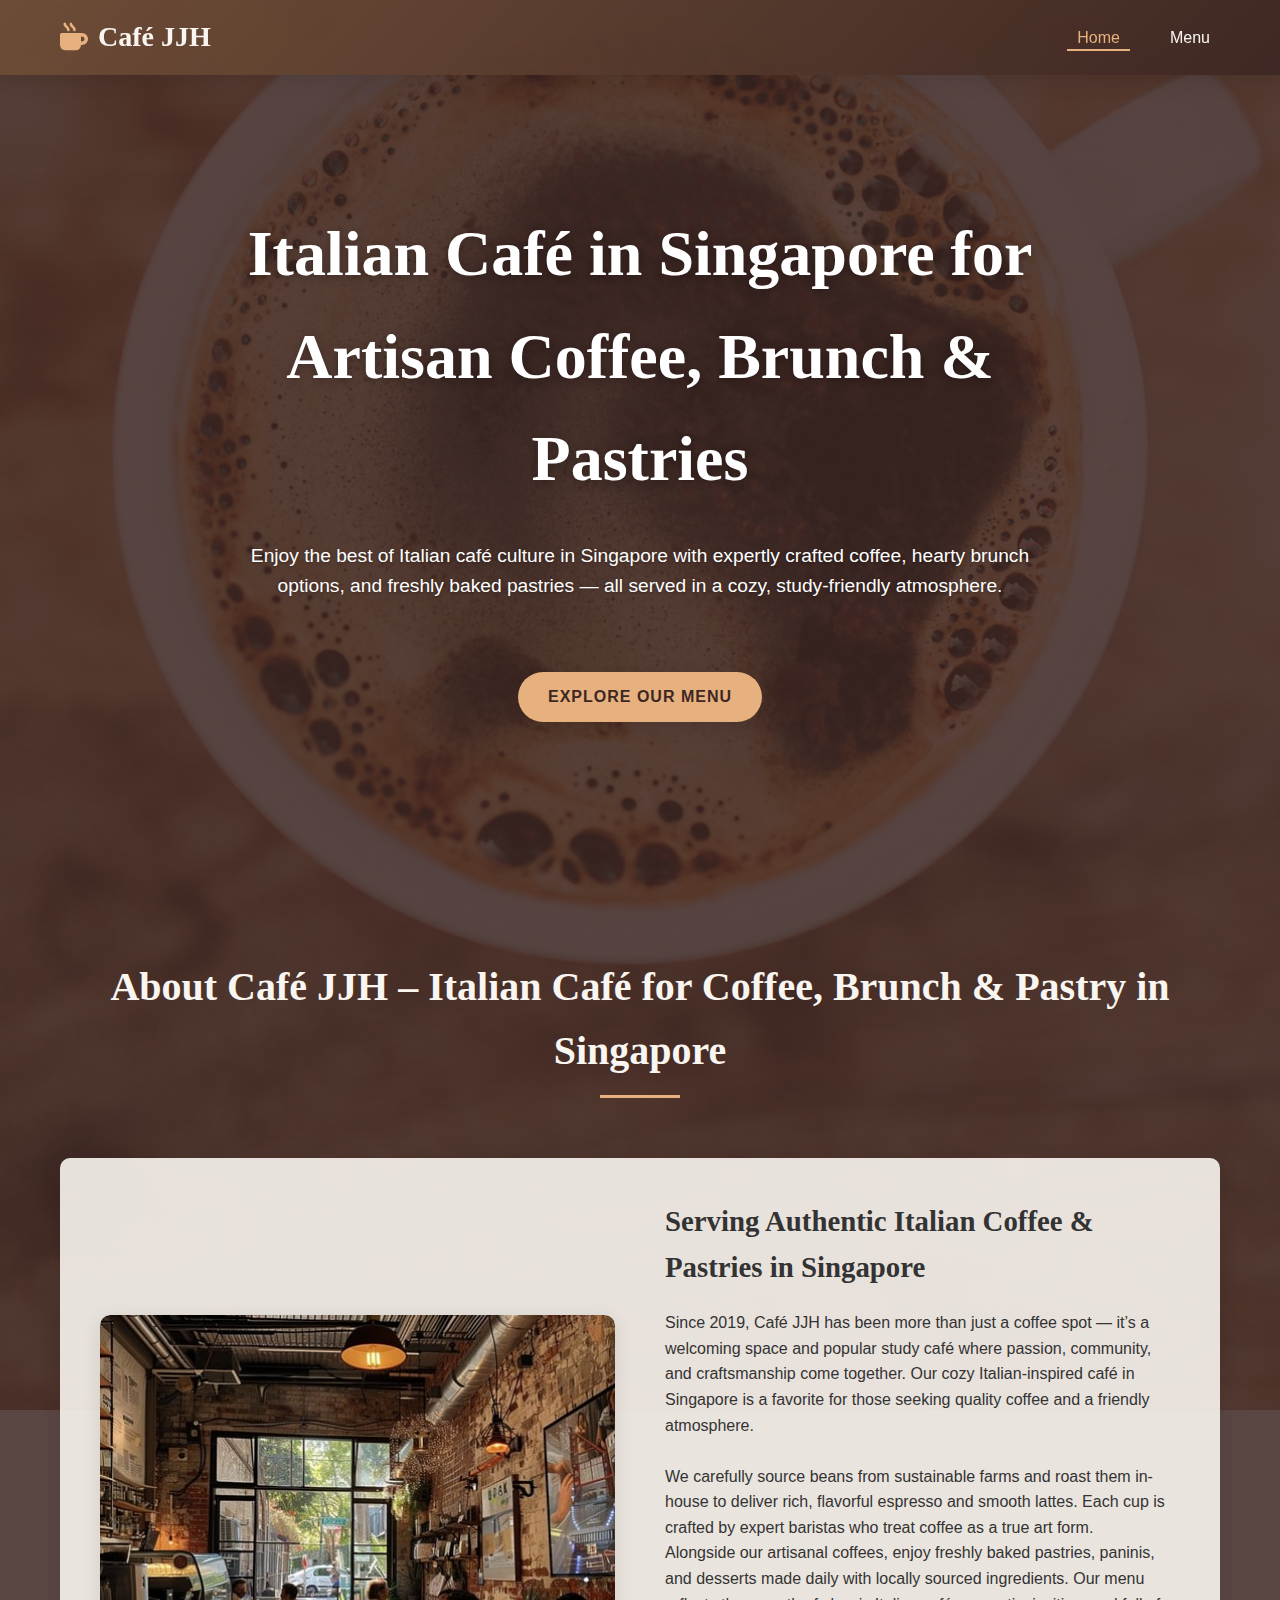
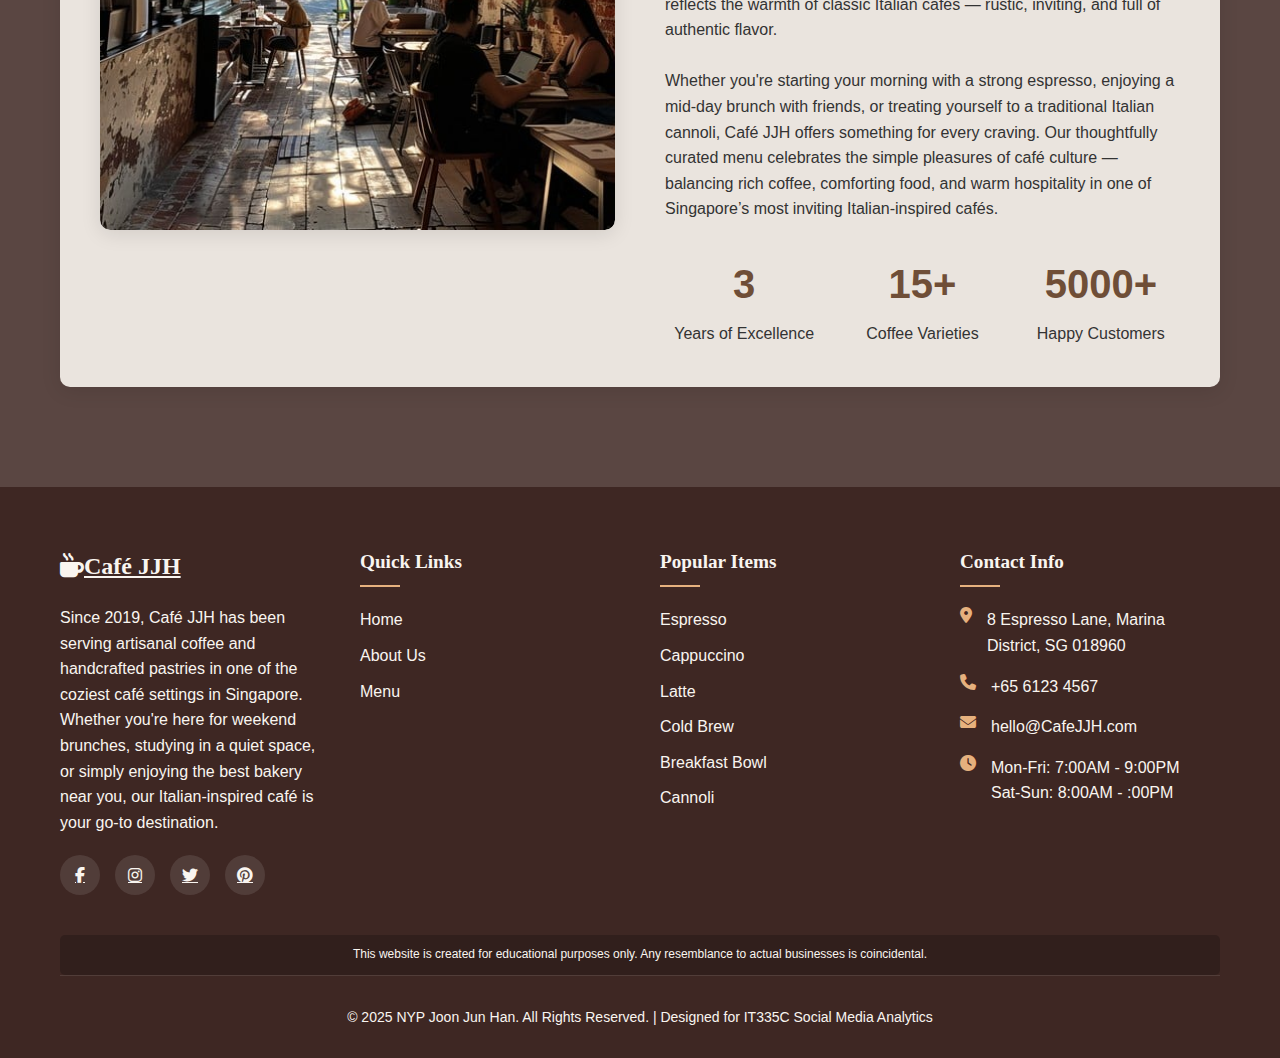
<file: index.html>
<!DOCTYPE html>
<html lang="en">
    <head>
        <meta charset="UTF-8" />
        <meta name="viewport" content="width=device-width, initial-scale=1.0" />
        <meta
            name="description"
            content="Café JJH – Italian café in Singapore offering artisanal coffee, freshly baked pastries, and hearty brunch options in a cozy, study-friendly atmosphere."
        />
        <meta
            name="keywords"
            content="Italian café Singapore, brunch Singapore, breakfast, pastries, study café, cappuccino, espresso, latte"
        />
        <meta name="author" content="Café JJH" />

        <title>
            Café JJH | Italian Café in Singapore for Coffee, Brunch & Pastry
        </title>
        <link
            rel="stylesheet"
            href="https://cdnjs.cloudflare.com/ajax/libs/font-awesome/6.4.0/css/all.min.css"
        />
        <link rel="stylesheet" href="style.css" />
        <link rel="icon" href="favicon.ico" type="image/x-icon" />
    </head>
    <body>
        <!-- Header -->
        <header>
            <div class="container">
                <div class="header-content">
                    <a href="index.html" class="logo"
                        ><i class="fas fa-mug-hot"></i>Café JJH</a
                    >
                    <nav>
                        <ul>
                            <li>
                                <a href="index.html" class="active">Home</a>
                            </li>
                            <li><a href="menu.html">Menu</a></li>
                        </ul>
                    </nav>
                </div>
            </div>
        </header>

        <!-- Hero Section -->
        <section class="hero">
            <div class="hero-content">
                <h1>
                    Italian Café in Singapore for Artisan Coffee, Brunch &
                    Pastries
                </h1>
                <p>
                    Enjoy the best of Italian café culture in Singapore with
                    expertly crafted coffee, hearty brunch options, and freshly
                    baked pastries — all served in a cozy, study-friendly
                    atmosphere.
                </p>
                <div class="hero-btns">
                    <a href="menu.html" class="btn">Explore Our Menu</a>
                </div>
            </div>
        </section>

        <!-- About Section -->
        <section id="about" class="section">
            <div class="container">
                <div class="section-title">
                    <h2>
                        About Café JJH – Italian Café for Coffee, Brunch &
                        Pastry in Singapore
                    </h2>
                </div>
                <div class="about-content">
                    <div class="about-img">
                        <img
                            src="./assets/cafe-jjh-study-cafe-singapore.jpg"
                            alt="Cozy Italian restaurant café in Singapore with people enjoying brunch and coffee"
                        />
                    </div>
                    <div class="about-text">
                        <h3>
                            Serving Authentic Italian Coffee & Pastries in
                            Singapore
                        </h3>
                        <p>
                            Since 2019, Café JJH has been more than just a
                            coffee spot — it’s a welcoming space and popular
                            study café where passion, community, and
                            craftsmanship come together. Our cozy
                            Italian-inspired café in Singapore is a favorite for
                            those seeking quality coffee and a friendly
                            atmosphere.
                        </p>
                        <br />
                        <p>
                            We carefully source beans from sustainable farms and
                            roast them in-house to deliver rich, flavorful
                            espresso and smooth lattes. Each cup is crafted by
                            expert baristas who treat coffee as a true art form.
                        </p>
                        <p>
                            Alongside our artisanal coffees, enjoy freshly baked
                            pastries, paninis, and desserts made daily with
                            locally sourced ingredients. Our menu reflects the
                            warmth of classic Italian cafés — rustic, inviting,
                            and full of authentic flavor.
                        </p>
                        <br />
                        <p>
                            Whether you're starting your morning with a strong
                            espresso, enjoying a mid-day brunch with friends, or
                            treating yourself to a traditional Italian cannoli,
                            Café JJH offers something for every craving. Our
                            thoughtfully curated menu celebrates the simple
                            pleasures of café culture — balancing rich coffee,
                            comforting food, and warm hospitality in one of
                            Singapore’s most inviting Italian-inspired cafés.
                        </p>

                        <div class="stats">
                            <div class="stat-item">
                                <div class="number">3</div>
                                <div class="text">Years of Excellence</div>
                            </div>
                            <div class="stat-item">
                                <div class="number">15+</div>
                                <div class="text">Coffee Varieties</div>
                            </div>
                            <div class="stat-item">
                                <div class="number">5000+</div>
                                <div class="text">Happy Customers</div>
                            </div>
                        </div>
                    </div>
                </div>
            </div>
        </section>

        <!-- Footer -->
        <footer>
            <div class="container">
                <div class="footer-content">
                    <div class="footer-about">
                        <a href="index.html" class="footer-logo"
                            ><i class="fas fa-mug-hot"></i>Café JJH</a
                        >
                        <p>
                            Since 2019, Café JJH has been serving artisanal
                            coffee and handcrafted pastries in one of the
                            coziest café settings in Singapore. Whether you're
                            here for weekend brunches, studying in a quiet
                            space, or simply enjoying the best bakery near you,
                            our Italian-inspired café is your go-to destination.
                        </p>
                        <div class="social-links">
                            <a href="#"><i class="fab fa-facebook-f"></i></a>
                            <a href="#"><i class="fab fa-instagram"></i></a>
                            <a href="#"><i class="fab fa-twitter"></i></a>
                            <a href="#"><i class="fab fa-pinterest"></i></a>
                        </div>
                    </div>

                    <div class="footer-links">
                        <h4 class="footer-title">Quick Links</h4>
                        <ul>
                            <li><a href="index.html">Home</a></li>
                            <li><a href="#about">About Us</a></li>
                            <li><a href="menu.html">Menu</a></li>
                        </ul>
                    </div>

                    <div class="footer-links">
                        <h4 class="footer-title">Popular Items</h4>
                        <ul>
                            <li><a href="espresso.html">Espresso</a></li>
                            <li><a href="cappuccino.html">Cappuccino</a></li>
                            <li><a href="latte.html">Latte</a></li>
                            <li><a href="cold-brew.html">Cold Brew</a></li>
                            <li>
                                <a href="breakfast-bowl.html">Breakfast Bowl</a>
                            </li>
                            <li><a href="cannoli.html">Cannoli</a></li>
                        </ul>
                    </div>

                    <div class="footer-contact">
                        <h4 class="footer-title">Contact Info</h4>
                        <ul>
                            <li>
                                <i class="fas fa-map-marker-alt"></i>
                                <span
                                    >8 Espresso Lane, Marina District, SG
                                    018960</span
                                >
                            </li>
                            <li>
                                <i class="fas fa-phone"></i>
                                <span>+65 6123 4567</span>
                            </li>
                            <li>
                                <i class="fas fa-envelope"></i>
                                <span>hello@CafeJJH.com</span>
                            </li>
                            <li>
                                <i class="fas fa-clock"></i>
                                <span
                                    >Mon-Fri: 7:00AM - 9:00PM<br />Sat-Sun:
                                    8:00AM - :00PM</span
                                >
                            </li>
                        </ul>
                    </div>
                </div>

                <div class="disclaimer">
                    <p>
                        This website is created for educational purposes only.
                        Any resemblance to actual businesses is coincidental.
                    </p>
                </div>

                <div class="copyright">
                    <p>
                        &copy; 2025 NYP Joon Jun Han. All Rights Reserved. |
                        Designed for IT335C Social Media Analytics
                    </p>
                </div>
            </div>
        </footer>

        <script>
            // Header scroll effect
            window.addEventListener("scroll", function () {
                const header = document.querySelector("header");
                if (window.scrollY > 100) {
                    header.style.backgroundColor = "rgba(62, 39, 35, 0.95)";
                    header.style.padding = "10px 0";
                } else {
                    header.style.backgroundColor = "rgba(111, 78, 55, 0.95)";
                    header.style.padding = "15px 0";
                }
            });
        </script>
    </body>
</html>
</file>
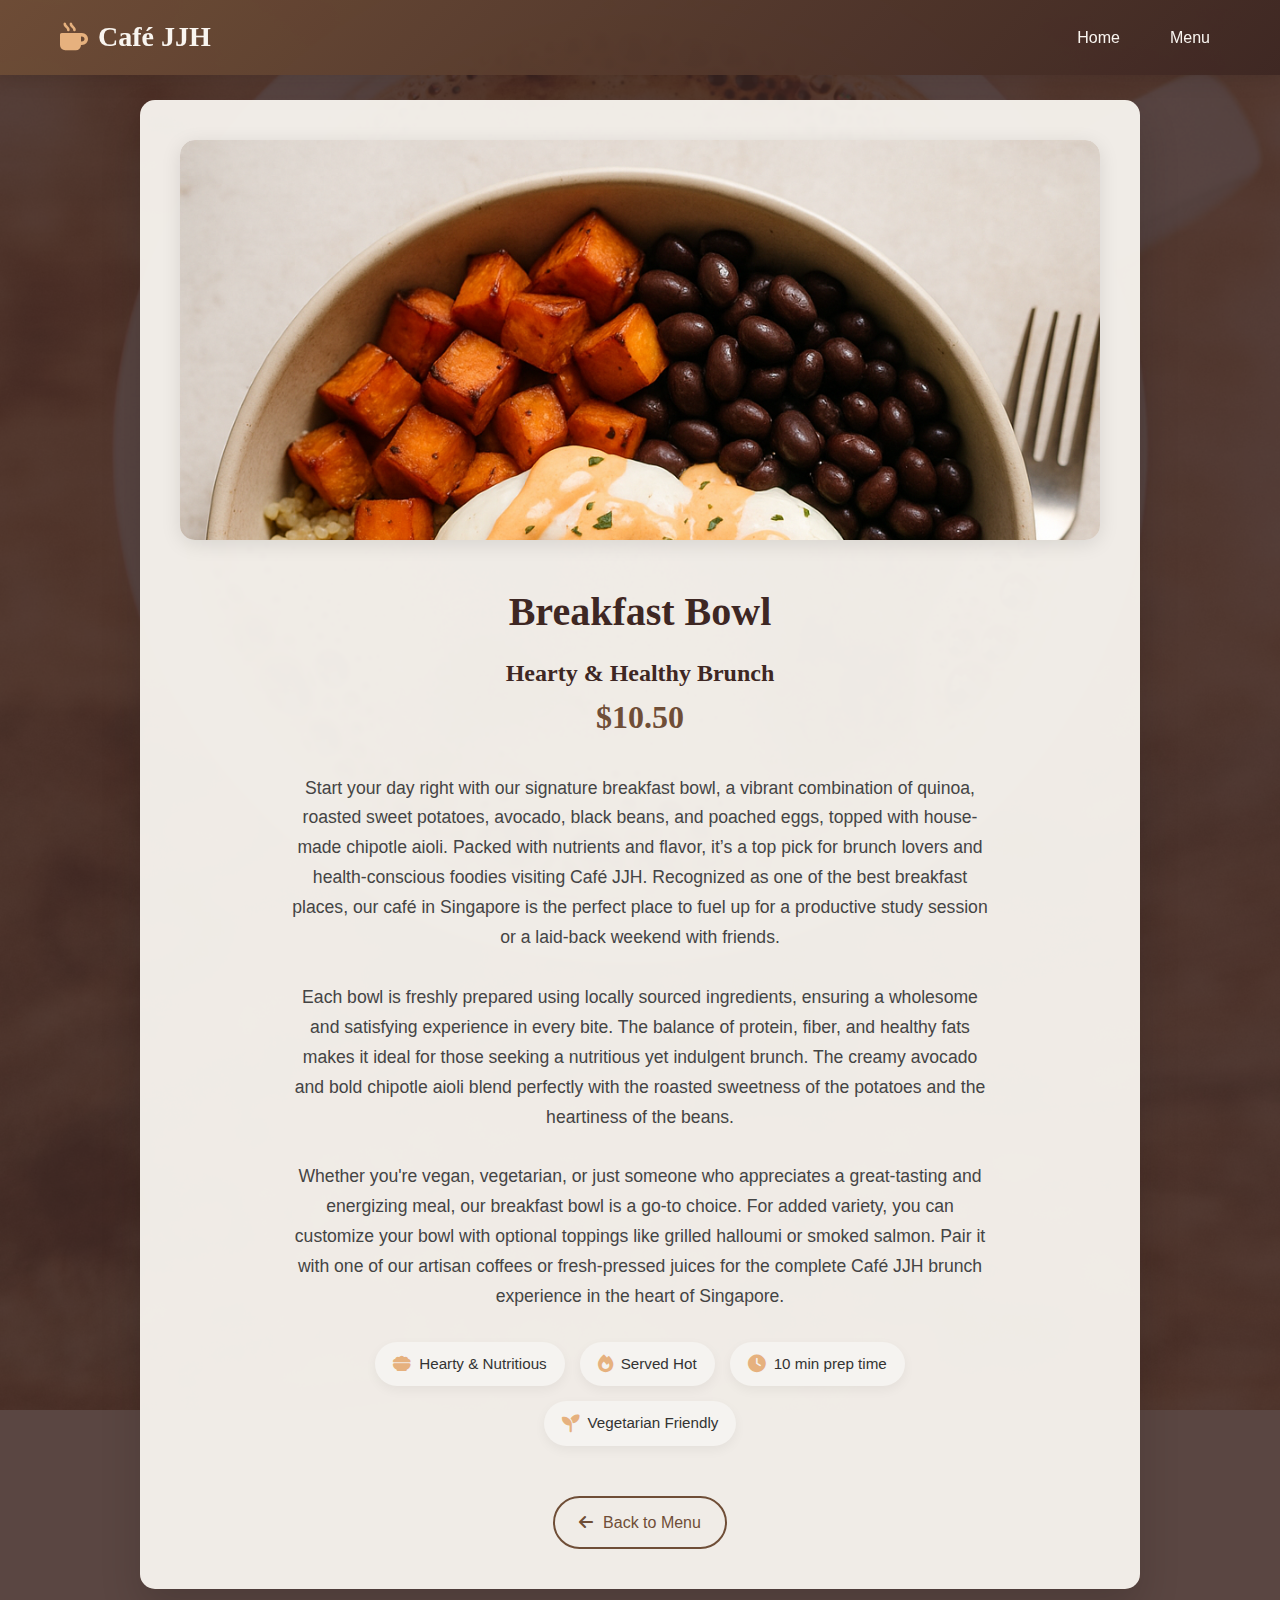
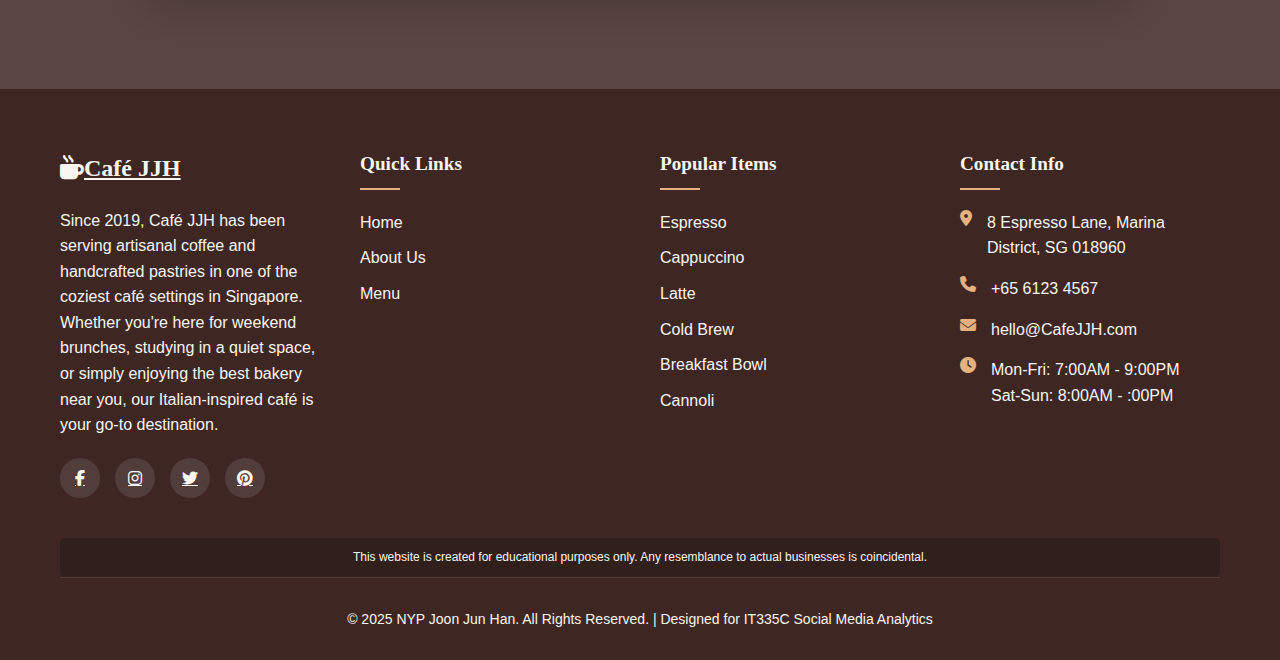
<file: breakfast-bowl.html>
<!DOCTYPE html>
<html lang="en">
    <head>
        <meta charset="UTF-8" />
        <meta name="viewport" content="width=device-width, initial-scale=1.0" />
        <meta
            name="description"
            content="Our signature Breakfast Bowl at Café JJH – an Italian brunch café in Singapore offering fresh ingredients, coffee, and cozy vibes. Perfect for your morning start."
        />
        <meta
            name="keywords"
            content="breakfast bowl Singapore, brunch café, Italian café, artisan coffee, healthy breakfast, Café JJH, breakfast near me"
        />
        <meta name="author" content="Café JJH" />
        <title>
            Breakfast Bowl | Café JJH - Italian Brunch, Pastries & Coffee
        </title>
        <link
            rel="stylesheet"
            href="https://cdnjs.cloudflare.com/ajax/libs/font-awesome/6.4.0/css/all.min.css"
        />
        <link rel="stylesheet" href="style.css" />
        <link rel="icon" href="favicon.ico" type="image/x-icon" />
    </head>
    <body>
        <!-- Header -->
        <header>
            <div class="container">
                <div class="header-content">
                    <a href="index.html" class="logo"
                        ><i class="fas fa-mug-hot"></i>Café JJH</a
                    >
                    <nav>
                        <ul>
                            <li><a href="index.html">Home</a></li>
                            <li><a href="menu.html">Menu</a></li>
                        </ul>
                    </nav>
                </div>
            </div>
        </header>

        <!-- Item Detail Section -->
        <section class="item-detail">
            <div class="container">
                <div class="item-container">
                    <div class="item-image">
                        <img
                            src="./assets/breakfast-bowl-cafe-singapore.png"
                            alt="Breakfast bowl at Café JJH, a popular brunch café and study spot in Singapore"
                        />
                    </div>
                    <div class="item-info">
                        <h1>Breakfast Bowl</h1>
                        <h2>Hearty & Healthy Brunch</h2>
                        <h3><span class="item-price">$10.50</span></h3>
                        <p class="item-description">
                            Start your day right with our signature breakfast bowl, a vibrant combination of quinoa, roasted sweet
                            potatoes, avocado, black beans, and poached eggs, topped with house-made chipotle aioli. Packed with
                            nutrients and flavor, it’s a top pick for brunch lovers and health-conscious foodies visiting Café JJH. 
                            Recognized as one of the best breakfast places, our café in Singapore is the perfect place to fuel up 
                            for a productive study session or a laid-back weekend with friends. <br><br>

                            Each bowl is freshly prepared using locally sourced ingredients, ensuring a wholesome and satisfying 
                            experience in every bite. The balance of protein, fiber, and healthy fats makes it ideal for those 
                            seeking a nutritious yet indulgent brunch. The creamy avocado and bold chipotle aioli blend perfectly 
                            with the roasted sweetness of the potatoes and the heartiness of the beans. <br><br>

                            Whether you're vegan, vegetarian, or just someone who appreciates a great-tasting and energizing meal, 
                            our breakfast bowl is a go-to choice. For added variety, you can customize your bowl with optional 
                            toppings like grilled halloumi or smoked salmon. Pair it with one of our artisan coffees or fresh-pressed 
                            juices for the complete Café JJH brunch experience in the heart of Singapore.
                        </p>


                        <div class="item-meta">
                            <div class="meta-item">
                                <i class="fas fa-bowl-food"></i>
                                <span>Hearty & Nutritious</span>
                            </div>
                            <div class="meta-item">
                                <i class="fas fa-fire"></i>
                                <span>Served Hot</span>
                            </div>
                            <div class="meta-item">
                                <i class="fas fa-clock"></i>
                                <span>10 min prep time</span>
                            </div>
                            <div class="meta-item">
                                <i class="fas fa-seedling"></i>
                                <span>Vegetarian Friendly</span>
                            </div>
                        </div>

                        <a href="menu.html" class="back-to-menu">
                            <i class="fas fa-arrow-left"></i>
                            Back to Menu
                        </a>
                    </div>
                </div>
            </div>
        </section>

        <!-- Footer -->
        <footer>
            <div class="container">
                <div class="footer-content">
                    <div class="footer-about">
                        <a href="index.html" class="footer-logo"
                            ><i class="fas fa-mug-hot"></i>Café JJH</a
                        >
                        <p>
                            Since 2019, Café JJH has been serving artisanal
                            coffee and handcrafted pastries in one of the
                            coziest café settings in Singapore. Whether you're
                            here for weekend brunches, studying in a quiet
                            space, or simply enjoying the best bakery near you,
                            our Italian-inspired café is your go-to destination.
                        </p>
                        <div class="social-links">
                            <a href="#"><i class="fab fa-facebook-f"></i></a>
                            <a href="#"><i class="fab fa-instagram"></i></a>
                            <a href="#"><i class="fab fa-twitter"></i></a>
                            <a href="#"><i class="fab fa-pinterest"></i></a>
                        </div>
                    </div>

                    <div class="footer-links">
                        <h4 class="footer-title">Quick Links</h4>
                        <ul>
                            <li><a href="index.html">Home</a></li>
                            <li><a href="#about">About Us</a></li>
                            <li><a href="menu.html">Menu</a></li>
                        </ul>
                    </div>

                    <div class="footer-links">
                        <h4 class="footer-title">Popular Items</h4>
                        <ul>
                            <li><a href="espresso.html">Espresso</a></li>
                            <li><a href="cappuccino.html">Cappuccino</a></li>
                            <li><a href="latte.html">Latte</a></li>
                            <li><a href="cold-brew.html">Cold Brew</a></li>
                            <li>
                                <a href="breakfast-bowl.html">Breakfast Bowl</a>
                            </li>
                            <li><a href="cannoli.html">Cannoli</a></li>
                        </ul>
                    </div>

                    <div class="footer-contact">
                        <h4 class="footer-title">Contact Info</h4>
                        <ul>
                            <li>
                                <i class="fas fa-map-marker-alt"></i>
                                <span
                                    >8 Espresso Lane, Marina District, SG
                                    018960</span
                                >
                            </li>
                            <li>
                                <i class="fas fa-phone"></i>
                                <span>+65 6123 4567</span>
                            </li>
                            <li>
                                <i class="fas fa-envelope"></i>
                                <span>hello@CafeJJH.com</span>
                            </li>
                            <li>
                                <i class="fas fa-clock"></i>
                                <span
                                    >Mon-Fri: 7:00AM - 9:00PM<br />Sat-Sun:
                                    8:00AM - :00PM</span
                                >
                            </li>
                        </ul>
                    </div>
                </div>

                <div class="disclaimer">
                    <p>
                        This website is created for educational purposes only.
                        Any resemblance to actual businesses is coincidental.
                    </p>
                </div>

                <div class="copyright">
                    <p>
                        &copy; 2025 NYP Joon Jun Han. All Rights Reserved. |
                        Designed for IT335C Social Media Analytics
                    </p>
                </div>
            </div>
        </footer>

        <script>
            // Header scroll effect
            window.addEventListener("scroll", function () {
                const header = document.querySelector("header");
                if (window.scrollY > 100) {
                    header.style.backgroundColor = "rgba(62, 39, 35, 0.95)";
                    header.style.padding = "10px 0";
                } else {
                    header.style.backgroundColor = "rgba(111, 78, 55, 0.95)";
                    header.style.padding = "15px 0";
                }
            });
        </script>
    </body>
</html>
</file>
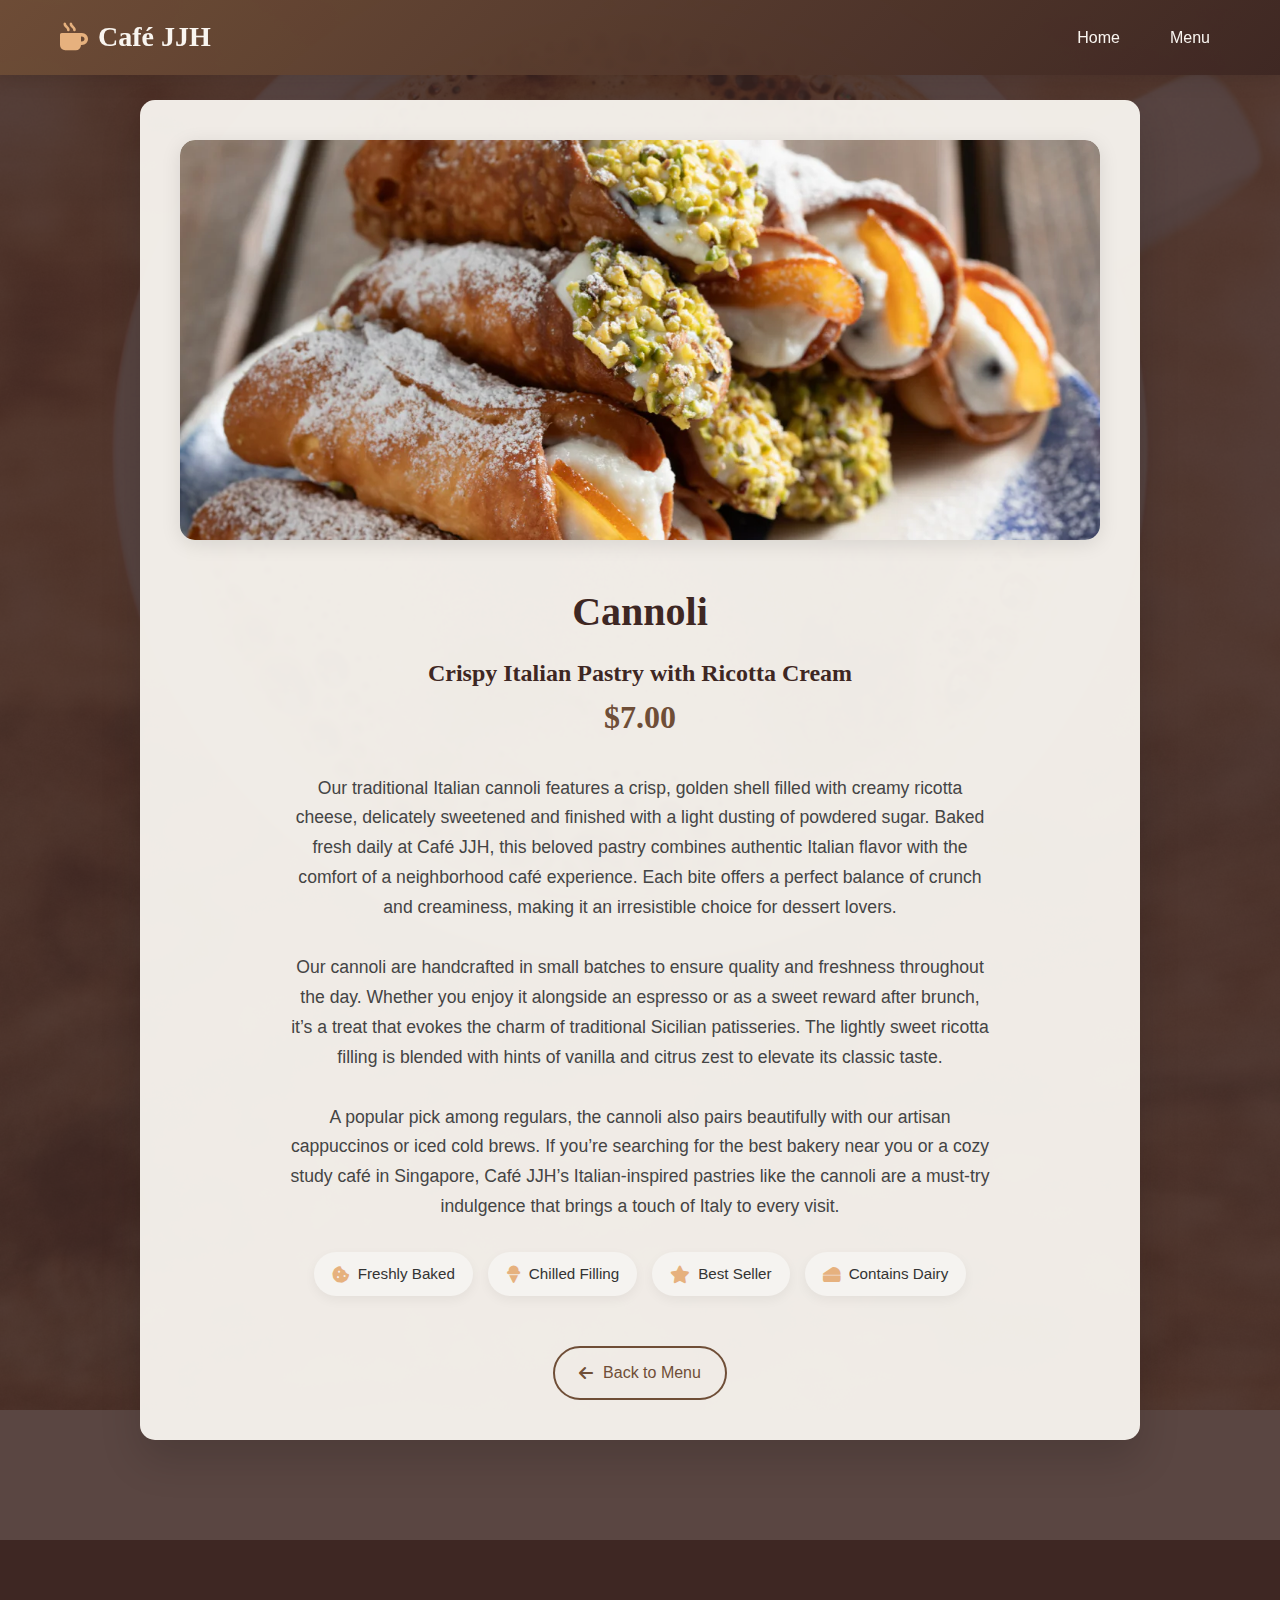
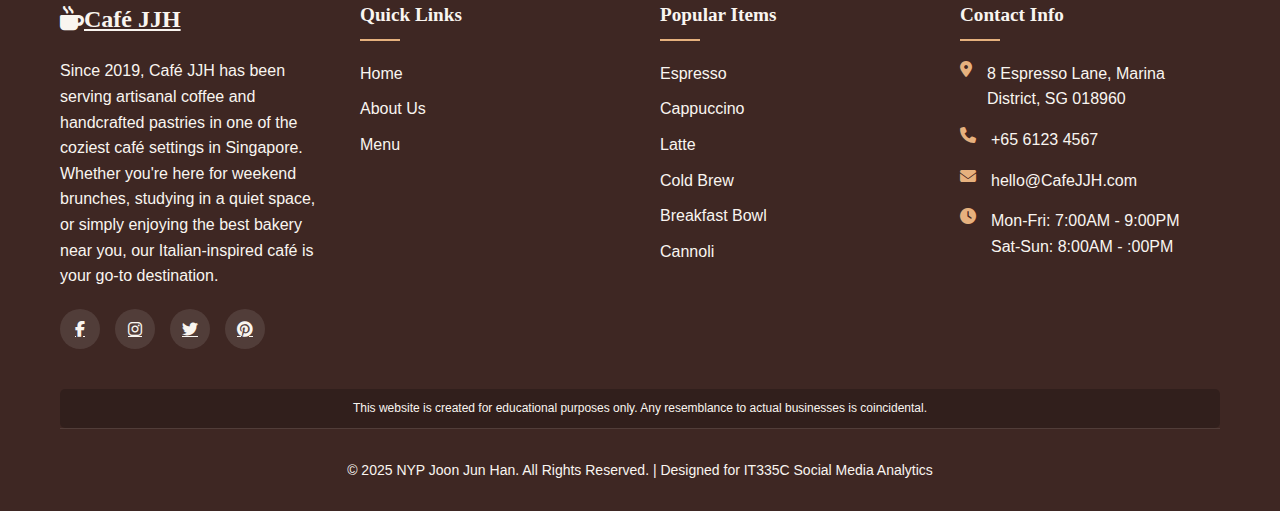
<file: cannoli.html>
<!DOCTYPE html>
<html lang="en">
    <head>
        <meta charset="UTF-8" />
        <meta name="viewport" content="width=device-width, initial-scale=1.0" />
        <meta
            name="description"
            content="Delight in authentic Italian cannoli at Café JJH, an Italian-style café in Singapore offering artisan coffee, delicious pastries, and cozy brunch experiences."
        />
        <meta
            name="keywords"
            content="cannoli Singapore, Italian café, pastries, artisan coffee, Café JJH, breakfast pastries, brunch café"
        />
        <meta name="author" content="Café JJH" />
        <title>
            Cannoli | Café JJH - Italian Brunch, Pastries & Coffee in Singapore
        </title>
        <link
            rel="stylesheet"
            href="https://cdnjs.cloudflare.com/ajax/libs/font-awesome/6.4.0/css/all.min.css"
        />
        <link rel="stylesheet" href="style.css" />
        <link rel="icon" href="favicon.ico" type="image/x-icon" />
    </head>
    <body>
        <!-- Header -->
        <header>
            <div class="container">
                <div class="header-content">
                    <a href="index.html" class="logo"
                        ><i class="fas fa-mug-hot"></i>Café JJH</a
                    >
                    <nav>
                        <ul>
                            <li><a href="index.html">Home</a></li>
                            <li><a href="menu.html">Menu</a></li>
                        </ul>
                    </nav>
                </div>
            </div>
        </header>

        <!-- Item Detail Section -->
        <section class="item-detail">
            <div class="container">
                <div class="item-container">
                    <div class="item-image">
                        <img
                            src="./assets/cannoli-italian-cafe-singapore.webp"
                            alt="Italian cannoli from Café JJH, best bakery and brunch café in Singapore"
                        />
                    </div>
                    <div class="item-info">
                        <h1>Cannoli</h1>
                        <h2>Crispy Italian Pastry with Ricotta Cream</h2>
                        <h3><span class="item-price">$7.00</span></h3>
                        <p class="item-description">
                            Our traditional Italian cannoli features a crisp, golden shell filled with creamy ricotta cheese,
                            delicately sweetened and finished with a light dusting of powdered sugar. Baked fresh daily at Café JJH,
                            this beloved pastry combines authentic Italian flavor with the comfort of a neighborhood café experience.
                            Each bite offers a perfect balance of crunch and creaminess, making it an irresistible choice for dessert lovers. <br><br>

                            Our cannoli are handcrafted in small batches to ensure quality and freshness throughout the day. Whether 
                            you enjoy it alongside an espresso or as a sweet reward after brunch, it’s a treat that evokes the charm 
                            of traditional Sicilian patisseries. The lightly sweet ricotta filling is blended with hints of vanilla 
                            and citrus zest to elevate its classic taste. <br><br>

                            A popular pick among regulars, the cannoli also pairs beautifully with our artisan cappuccinos or iced 
                            cold brews. If you’re searching for the best bakery near you or a cozy study café in Singapore, Café JJH’s 
                            Italian-inspired pastries like the cannoli are a must-try indulgence that brings a touch of Italy to every visit.
                        </p>

                        <div class="item-meta">
                            <div class="meta-item">
                                <i class="fas fa-cookie-bite"></i>
                                <span>Freshly Baked</span>
                            </div>
                            <div class="meta-item">
                                <i class="fas fa-ice-cream"></i>
                                <span>Chilled Filling</span>
                            </div>
                            <div class="meta-item">
                                <i class="fas fa-star"></i>
                                <span>Best Seller</span>
                            </div>
                            <div class="meta-item">
                                <i class="fas fa-cheese"></i>
                                <span>Contains Dairy</span>
                            </div>
                        </div>

                        <a href="menu.html" class="back-to-menu">
                            <i class="fas fa-arrow-left"></i>
                            Back to Menu
                        </a>
                    </div>
                </div>
            </div>
        </section>

        <!-- Footer -->
        <footer>
            <div class="container">
                <div class="footer-content">
                    <div class="footer-about">
                        <a href="index.html" class="footer-logo"
                            ><i class="fas fa-mug-hot"></i>Café JJH</a
                        >
                        <p>
                            Since 2019, Café JJH has been serving artisanal coffee and handcrafted pastries in one 
                            of the coziest café settings in Singapore. Whether you're here for weekend brunches, 
                            studying in a quiet space, or simply enjoying the best bakery near you, our Italian-inspired 
                            café is your go-to destination.
                        </p>
                        <div class="social-links">
                            <a href="#"><i class="fab fa-facebook-f"></i></a>
                            <a href="#"><i class="fab fa-instagram"></i></a>
                            <a href="#"><i class="fab fa-twitter"></i></a>
                            <a href="#"><i class="fab fa-pinterest"></i></a>
                        </div>
                    </div>

                    <div class="footer-links">
                        <h4 class="footer-title">Quick Links</h4>
                        <ul>
                            <li><a href="index.html">Home</a></li>
                            <li><a href="#about">About Us</a></li>
                            <li><a href="menu.html">Menu</a></li>
                        </ul>
                    </div>

                    <div class="footer-links">
                        <h4 class="footer-title">Popular Items</h4>
                        <ul>
                            <li><a href="espresso.html">Espresso</a></li>
                            <li><a href="cappuccino.html">Cappuccino</a></li>
                            <li><a href="latte.html">Latte</a></li>
                            <li><a href="cold-brew.html">Cold Brew</a></li>
                            <li>
                                <a href="breakfast-bowl.html">Breakfast Bowl</a>
                            </li>
                            <li><a href="cannoli.html">Cannoli</a></li>
                        </ul>
                    </div>

                    <div class="footer-contact">
                        <h4 class="footer-title">Contact Info</h4>
                        <ul>
                            <li>
                                <i class="fas fa-map-marker-alt"></i>
                                <span>8 Espresso Lane, Marina District, SG 018960</span>
                            </li>
                            <li>
                                <i class="fas fa-phone"></i>
                                <span>+65 6123 4567</span>
                            </li>
                            <li>
                                <i class="fas fa-envelope"></i>
                                <span>hello@CafeJJH.com</span>
                            </li>
                            <li>
                                <i class="fas fa-clock"></i>
                                <span>Mon-Fri: 7:00AM - 9:00PM<br />Sat-Sun: 8:00AM - :00PM</span>
                            </li>
                        </ul>
                    </div>
                </div>

                <div class="disclaimer">
                    <p>
                        This website is created for educational purposes only.
                        Any resemblance to actual businesses is coincidental.
                    </p>
                </div>

                <div class="copyright">
                    <p>
                        &copy; 2025 NYP Joon Jun Han. All Rights Reserved. | Designed for IT335C Social Media Analytics
                    </p>
                </div>
            </div>
        </footer>

        <script>
            // Header scroll effect
            window.addEventListener("scroll", function () {
                const header = document.querySelector("header");
                if (window.scrollY > 100) {
                    header.style.backgroundColor = "rgba(62, 39, 35, 0.95)";
                    header.style.padding = "10px 0";
                } else {
                    header.style.backgroundColor = "rgba(111, 78, 55, 0.95)";
                    header.style.padding = "15px 0";
                }
            });
        </script>
    </body>
</html>
</file>
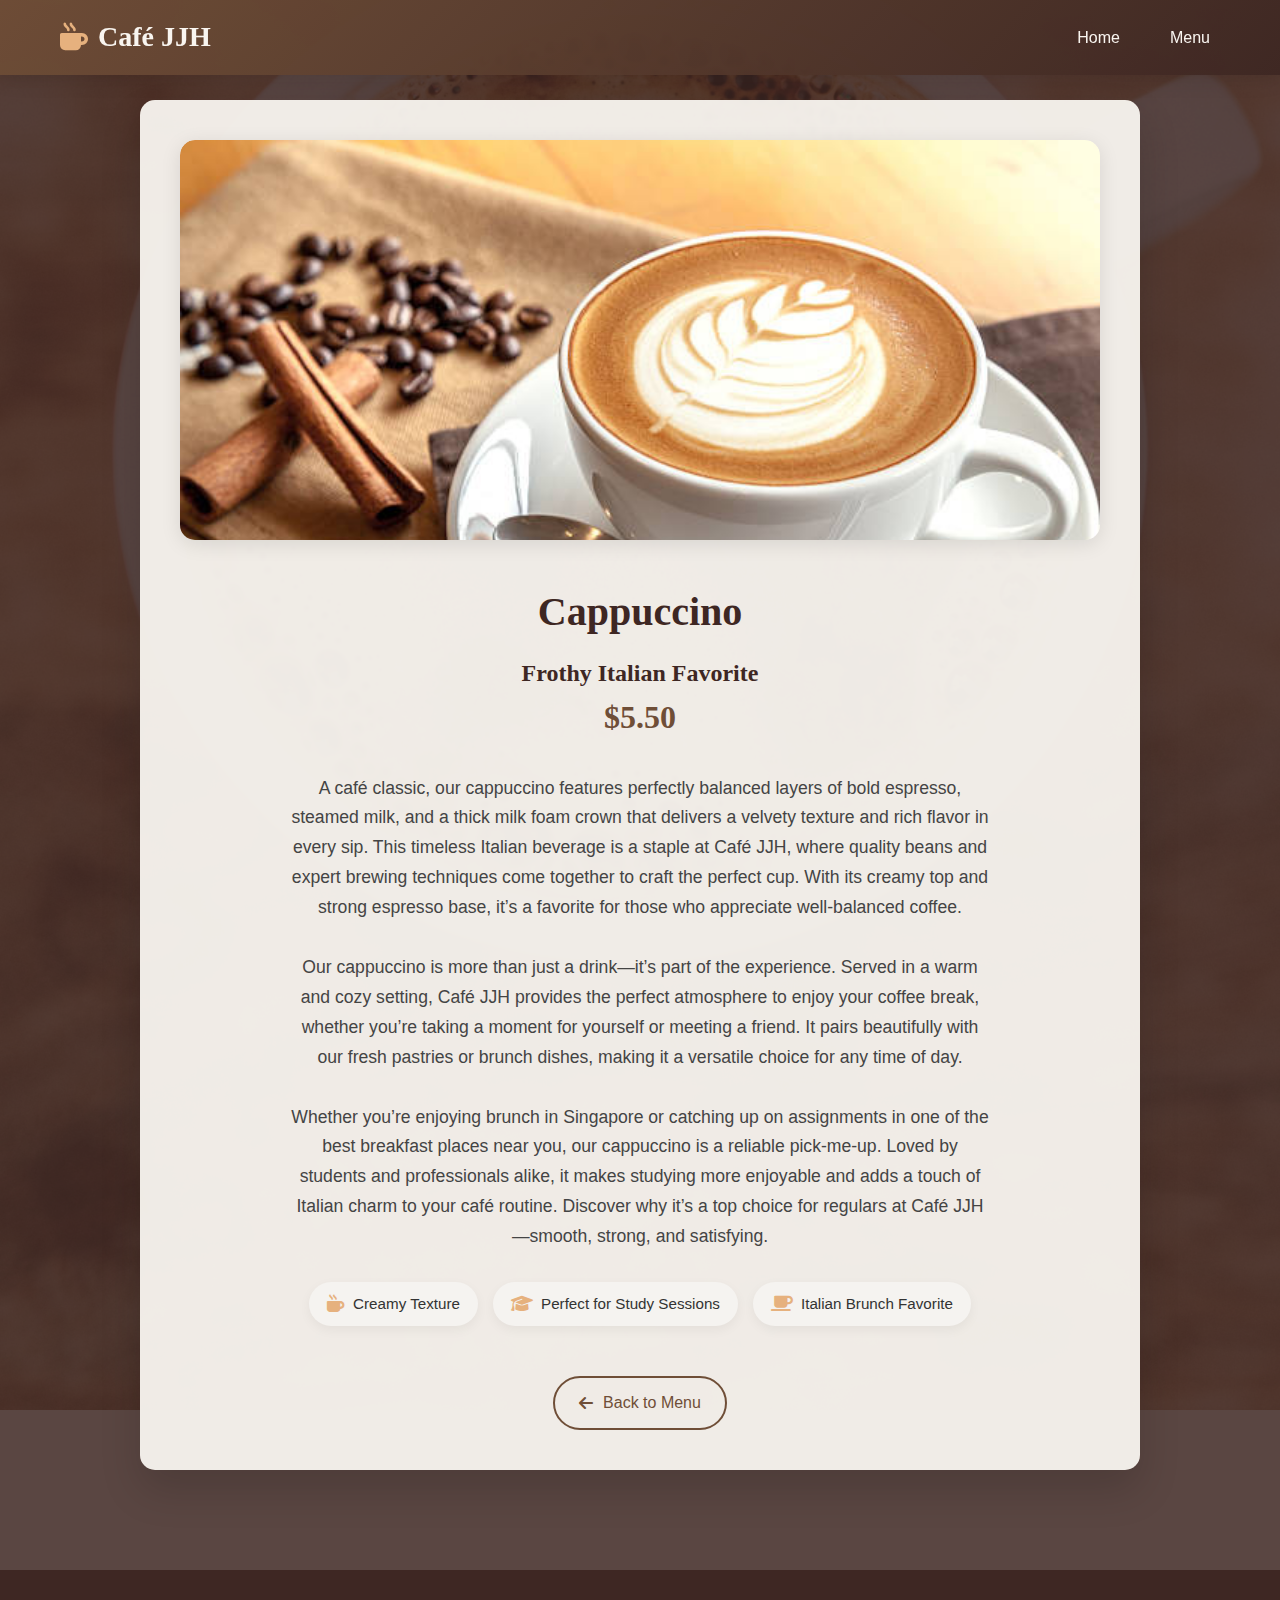
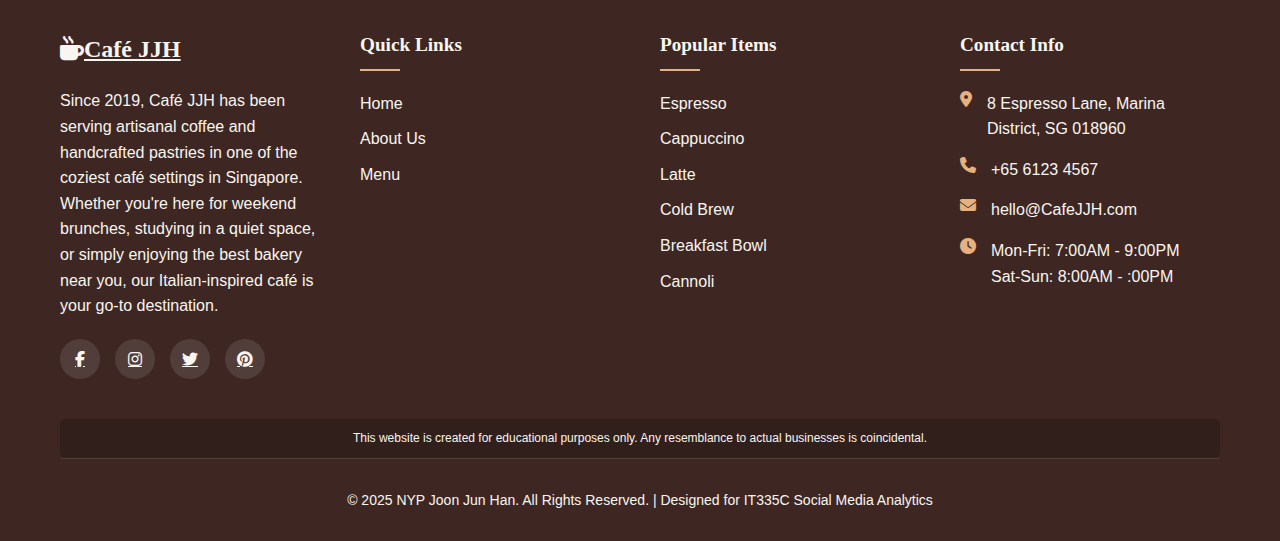
<file: cappuccino.html>
<!DOCTYPE html>
<html lang="en">
    <head>
        <meta charset="UTF-8" />
        <meta name="viewport" content="width=device-width, initial-scale=1.0" />
        <meta
            name="description"
            content="Enjoy a creamy, Italian-style cappuccino at Café JJH – a cozy café in Singapore offering artisan coffee, fresh pastries, and a relaxing brunch experience."
        />
        <meta
            name="keywords"
            content="cappuccino Singapore, Italian café, artisan coffee, Café JJH, brunch café, breakfast coffee, café near me, coffee shop Singapore"
        />
        <meta name="author" content="Café JJH" />
        <title>
            Cappuccino | Café JJH - Italian Brunch, Pastries & Coffee in
            Singapore
        </title>
        <link
            rel="stylesheet"
            href="https://cdnjs.cloudflare.com/ajax/libs/font-awesome/6.4.0/css/all.min.css"
        />
        <link rel="stylesheet" href="style.css" />
        <link rel="icon" href="favicon.ico" type="image/x-icon" />
    </head>
    <body>
        <!-- Header -->
        <header>
            <div class="container">
                <div class="header-content">
                    <a href="index.html" class="logo"
                        ><i class="fas fa-mug-hot"></i>Café JJH</a
                    >
                    <nav>
                        <ul>
                            <li><a href="index.html">Home</a></li>
                            <li><a href="menu.html">Menu</a></li>
                        </ul>
                    </nav>
                </div>
            </div>
        </header>

        <!-- Item Detail Section -->
        <section class="item-detail">
            <div class="container">
                <div class="item-container">
                    <div class="item-image">
                        <img
                            src="./assets/cappuccino-cafe-singapore.jpg"
                            alt="Cappuccino at Café JJH, a cozy Italian café and study spot in Singapore"
                        />
                    </div>
                    <div class="item-info">
                        <h1>Cappuccino</h1>
                        <h2>Frothy Italian Favorite</h2>
                        <h3><span class="item-price">$5.50</span></h3>
                        <p class="item-description">
                            A café classic, our cappuccino features perfectly balanced layers of bold espresso, steamed milk, and 
                            a thick milk foam crown that delivers a velvety texture and rich flavor in every sip. This timeless 
                            Italian beverage is a staple at Café JJH, where quality beans and expert brewing techniques come together 
                            to craft the perfect cup. With its creamy top and strong espresso base, it’s a favorite for those who 
                            appreciate well-balanced coffee. <br><br>

                            Our cappuccino is more than just a drink—it’s part of the experience. Served in a warm and cozy 
                            setting, Café JJH provides the perfect atmosphere to enjoy your coffee break, whether you’re taking 
                            a moment for yourself or meeting a friend. It pairs beautifully with our fresh pastries or brunch dishes, 
                            making it a versatile choice for any time of day. <br><br>

                            Whether you’re enjoying brunch in Singapore or catching up on assignments in one of the best breakfast 
                            places near you, our cappuccino is a reliable pick-me-up. Loved by students and professionals alike, it 
                            makes studying more enjoyable and adds a touch of Italian charm to your café routine. Discover why it’s 
                            a top choice for regulars at Café JJH—smooth, strong, and satisfying.
                        </p>

                        <div class="item-meta">
                            <div class="meta-item">
                                <i class="fas fa-mug-hot"></i>
                                <span>Creamy Texture</span>
                            </div>
                            <div class="meta-item">
                                <i class="fas fa-graduation-cap"></i>
                                <span>Perfect for Study Sessions</span>
                            </div>
                            <div class="meta-item">
                                <i class="fas fa-coffee"></i>
                                <span>Italian Brunch Favorite</span>
                            </div>
                        </div>

                        <a href="menu.html" class="back-to-menu">
                            <i class="fas fa-arrow-left"></i>
                            Back to Menu
                        </a>
                    </div>
                </div>
            </div>
        </section>

        <!-- Footer -->
        <footer>
            <div class="container">
                <div class="footer-content">
                    <div class="footer-about">
                        <a href="index.html" class="footer-logo"
                            ><i class="fas fa-mug-hot"></i>Café JJH</a
                        >
                        <p>
                            Since 2019, Café JJH has been serving artisanal coffee and handcrafted pastries in one 
                            of the coziest café settings in Singapore. Whether you're here for weekend brunches, 
                            studying in a quiet space, or simply enjoying the best bakery near you, our Italian-inspired 
                            café is your go-to destination.
                        </p>
                        <div class="social-links">
                            <a href="#"><i class="fab fa-facebook-f"></i></a>
                            <a href="#"><i class="fab fa-instagram"></i></a>
                            <a href="#"><i class="fab fa-twitter"></i></a>
                            <a href="#"><i class="fab fa-pinterest"></i></a>
                        </div>
                    </div>

                    <div class="footer-links">
                        <h4 class="footer-title">Quick Links</h4>
                        <ul>
                            <li><a href="index.html">Home</a></li>
                            <li><a href="#about">About Us</a></li>
                            <li><a href="menu.html">Menu</a></li>
                        </ul>
                    </div>

                    <div class="footer-links">
                        <h4 class="footer-title">Popular Items</h4>
                        <ul>
                            <li><a href="espresso.html">Espresso</a></li>
                            <li><a href="cappuccino.html">Cappuccino</a></li>
                            <li><a href="latte.html">Latte</a></li>
                            <li><a href="cold-brew.html">Cold Brew</a></li>
                            <li>
                                <a href="breakfast-bowl.html">Breakfast Bowl</a>
                            </li>
                            <li><a href="cannoli.html">Cannoli</a></li>
                        </ul>
                    </div>

                    <div class="footer-contact">
                        <h4 class="footer-title">Contact Info</h4>
                        <ul>
                            <li>
                                <i class="fas fa-map-marker-alt"></i>
                                <span>8 Espresso Lane, Marina District, SG 018960</span>
                            </li>
                            <li>
                                <i class="fas fa-phone"></i>
                                <span>+65 6123 4567</span>
                            </li>
                            <li>
                                <i class="fas fa-envelope"></i>
                                <span>hello@CafeJJH.com</span>
                            </li>
                            <li>
                                <i class="fas fa-clock"></i>
                                <span>Mon-Fri: 7:00AM - 9:00PM<br />Sat-Sun: 8:00AM - :00PM</span>
                            </li>
                        </ul>
                    </div>
                </div>

                <div class="disclaimer">
                    <p>
                        This website is created for educational purposes only.
                        Any resemblance to actual businesses is coincidental.
                    </p>
                </div>

                <div class="copyright">
                    <p>
                        &copy; 2025 NYP Joon Jun Han. All Rights Reserved. | Designed for IT335C Social Media Analytics
                    </p>
                </div>
            </div>
        </footer>

        <script>
            // Header scroll effect
            window.addEventListener("scroll", function () {
                const header = document.querySelector("header");
                if (window.scrollY > 100) {
                    header.style.backgroundColor = "rgba(62, 39, 35, 0.95)";
                    header.style.padding = "10px 0";
                } else {
                    header.style.backgroundColor = "rgba(111, 78, 55, 0.95)";
                    header.style.padding = "15px 0";
                }
            });
        </script>
    </body>
</html>
</file>
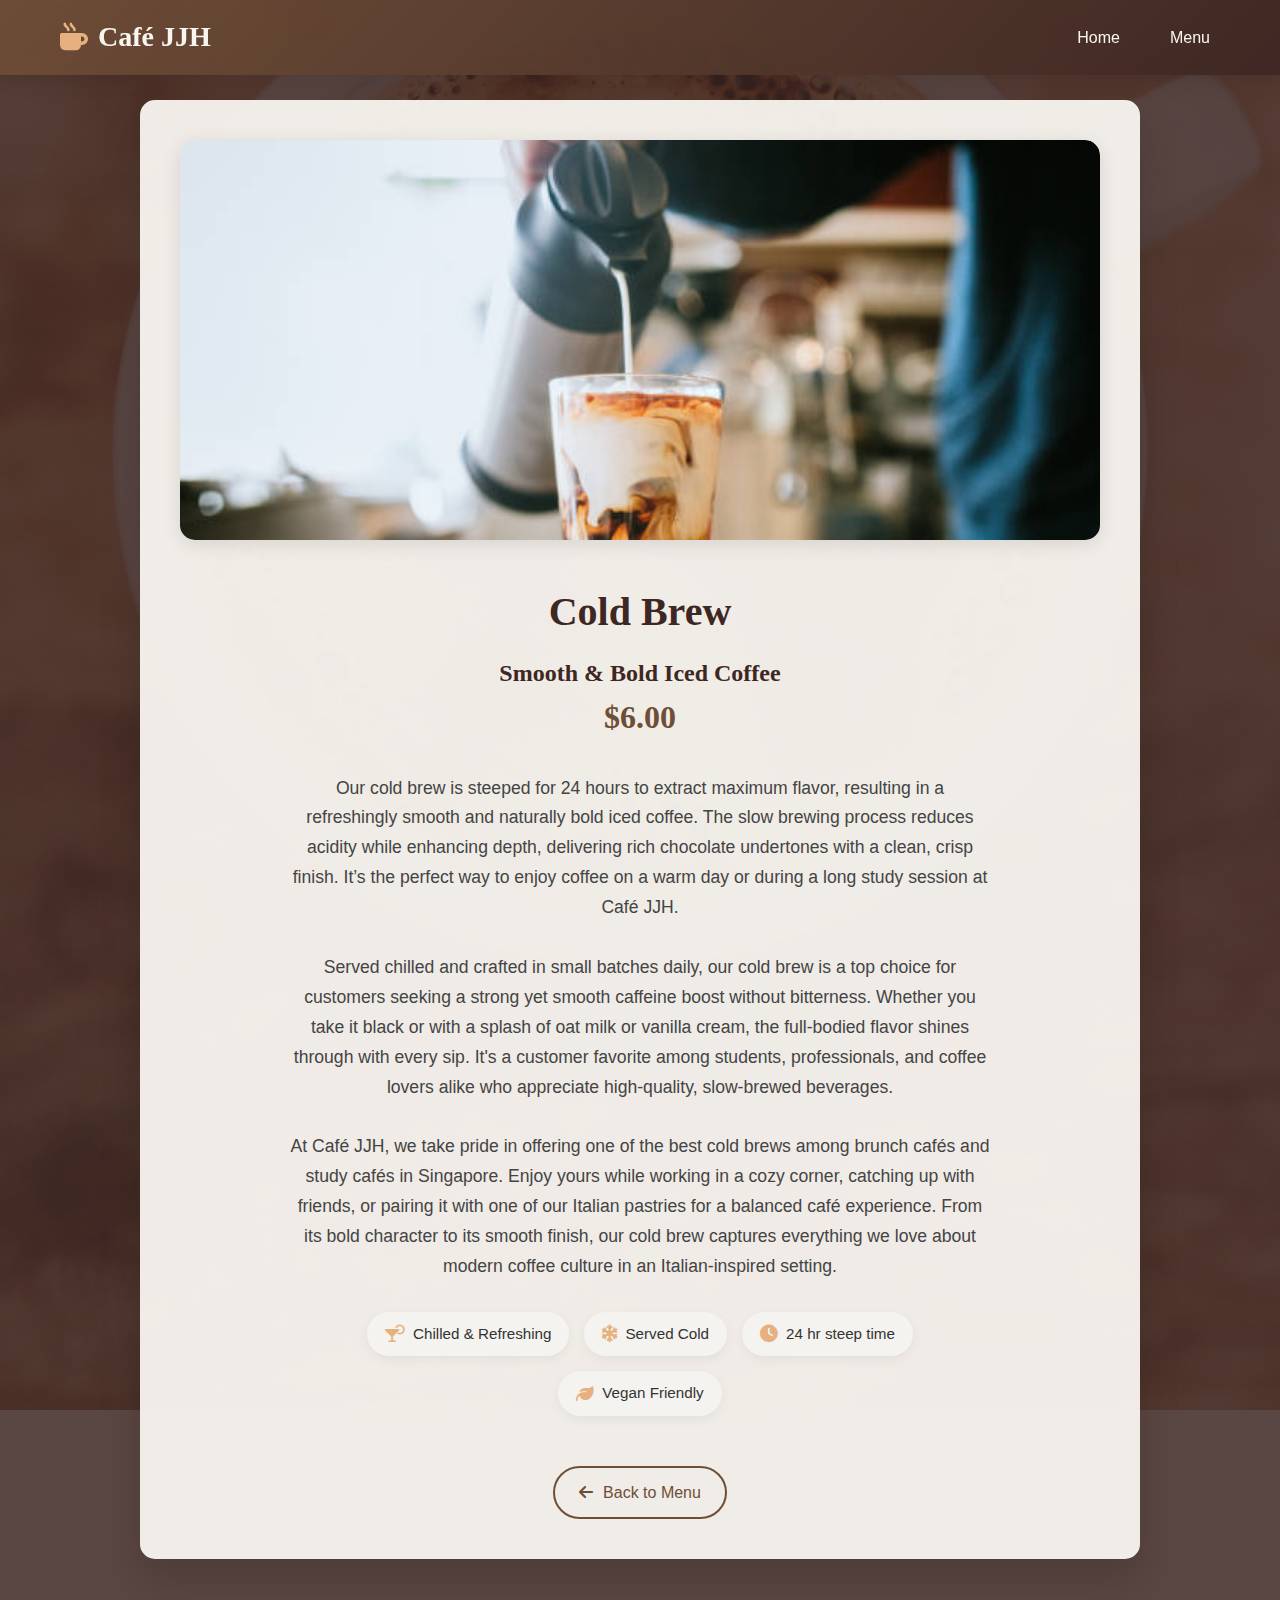
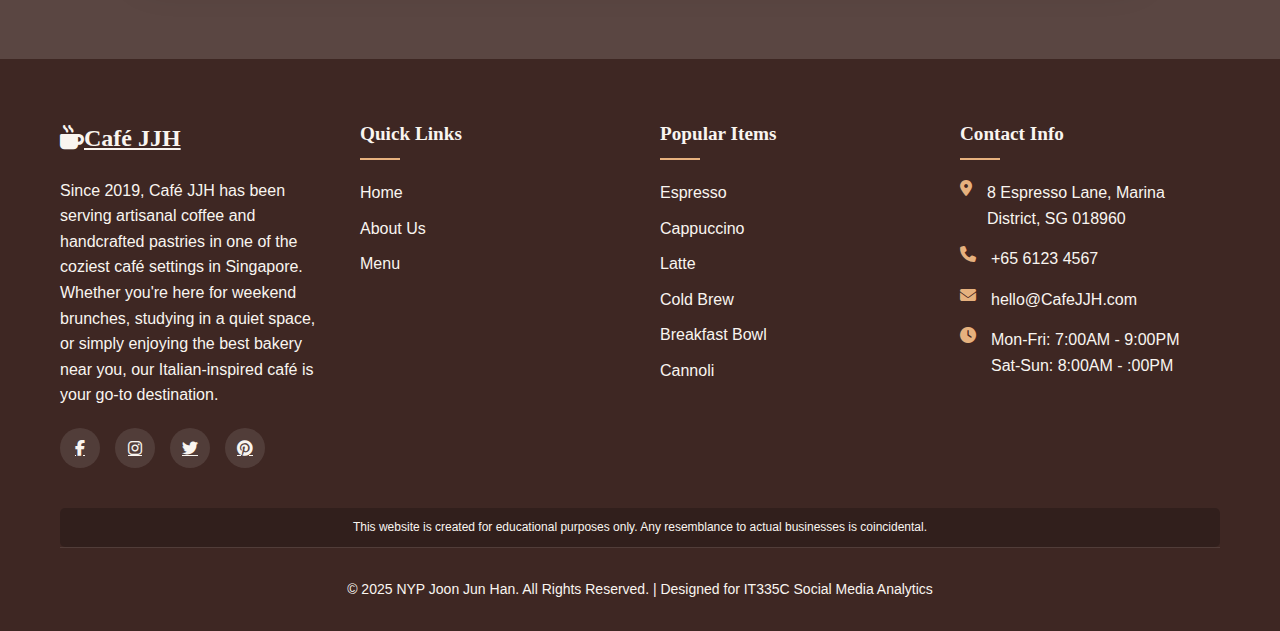
<file: cold-brew.html>
<!DOCTYPE html>
<html lang="en">
    <head>
        <meta charset="UTF-8" />
        <meta name="viewport" content="width=device-width, initial-scale=1.0" />
        <meta
            name="description"
            content="Refresh yourself with a smooth cold brew at Café JJH, the Italian-style café in Singapore serving artisan coffee, fresh pastries, and delicious brunch options."
        />
        <meta
            name="keywords"
            content="cold brew Singapore, Italian café, artisan coffee, Café JJH, cold coffee, brunch café, coffee shop Singapore"
        />
        <meta name="author" content="Café JJH" />

        <title>
            Cold Brew | Café JJH - Italian Brunch, Pastries & Coffee in
            Singapore
        </title>
        <link
            rel="stylesheet"
            href="https://cdnjs.cloudflare.com/ajax/libs/font-awesome/6.4.0/css/all.min.css"
        />
        <link rel="stylesheet" href="style.css" />
        <link rel="icon" href="favicon.ico" type="image/x-icon" />
    </head>
    <body>
        <!-- Header -->
        <header>
            <div class="container">
                <div class="header-content">
                    <a href="index.html" class="logo"
                        ><i class="fas fa-mug-hot"></i>Café JJH</a
                    >
                    <nav>
                        <ul>
                            <li><a href="index.html">Home</a></li>
                            <li><a href="menu.html">Menu</a></li>
                        </ul>
                    </nav>
                </div>
            </div>
        </header>

        <!-- Item Detail Section -->
        <section class="item-detail">
            <div class="container">
                <div class="item-container">
                    <div class="item-image">
                        <img
                            src="./assets/cold-brew-cafe-singapore.jpg"
                            alt="Cold brew coffee served at Café JJH, a cozy study café and Italian restaurant in Singapore"
                        />
                    </div>
                    <div class="item-info">
                        <h1>Cold Brew</h1>
                        <h2>Smooth & Bold Iced Coffee</h2>
                        <h3><span class="item-price">$6.00</span></h3>
                        <p class="item-description">
                            Our cold brew is steeped for 24 hours to extract maximum flavor, resulting in a refreshingly smooth
                            and naturally bold iced coffee. The slow brewing process reduces acidity while enhancing depth,
                            delivering rich chocolate undertones with a clean, crisp finish. It’s the perfect way to enjoy coffee
                            on a warm day or during a long study session at Café JJH. <br><br>

                            Served chilled and crafted in small batches daily, our cold brew is a top choice for customers seeking
                            a strong yet smooth caffeine boost without bitterness. Whether you take it black or with a splash of
                            oat milk or vanilla cream, the full-bodied flavor shines through with every sip. It's a customer favorite
                            among students, professionals, and coffee lovers alike who appreciate high-quality, slow-brewed beverages. <br><br>

                            At Café JJH, we take pride in offering one of the best cold brews among brunch cafés and study cafés
                            in Singapore. Enjoy yours while working in a cozy corner, catching up with friends, or pairing it with
                            one of our Italian pastries for a balanced café experience. From its bold character to its smooth finish,
                            our cold brew captures everything we love about modern coffee culture in an Italian-inspired setting.
                        </p>

                        <div class="item-meta">
                            <div class="meta-item">
                                <i class="fas fa-cocktail"></i>
                                <span>Chilled & Refreshing</span>
                            </div>
                            <div class="meta-item">
                                <i class="fas fa-snowflake"></i>
                                <span>Served Cold</span>
                            </div>
                            <div class="meta-item">
                                <i class="fas fa-clock"></i>
                                <span>24 hr steep time</span>
                            </div>
                            <div class="meta-item">
                                <i class="fas fa-leaf"></i>
                                <span>Vegan Friendly</span>
                            </div>
                        </div>

                        <a href="menu.html" class="back-to-menu">
                            <i class="fas fa-arrow-left"></i>
                            Back to Menu
                        </a>
                    </div>
                </div>
            </div>
        </section>

        <!-- Footer -->
        <footer>
            <div class="container">
                <div class="footer-content">
                    <div class="footer-about">
                        <a href="index.html" class="footer-logo"
                            ><i class="fas fa-mug-hot"></i>Café JJH</a
                        >
                        <p>
                            Since 2019, Café JJH has been serving artisanal coffee and handcrafted pastries in one 
                            of the coziest café settings in Singapore. Whether you're here for weekend brunches, 
                            studying in a quiet space, or simply enjoying the best bakery near you, our Italian-inspired 
                            café is your go-to destination.
                        </p>
                        <div class="social-links">
                            <a href="#"><i class="fab fa-facebook-f"></i></a>
                            <a href="#"><i class="fab fa-instagram"></i></a>
                            <a href="#"><i class="fab fa-twitter"></i></a>
                            <a href="#"><i class="fab fa-pinterest"></i></a>
                        </div>
                    </div>

                    <div class="footer-links">
                        <h4 class="footer-title">Quick Links</h4>
                        <ul>
                            <li><a href="index.html">Home</a></li>
                            <li><a href="#about">About Us</a></li>
                            <li><a href="menu.html">Menu</a></li>
                        </ul>
                    </div>

                    <div class="footer-links">
                        <h4 class="footer-title">Popular Items</h4>
                        <ul>
                            <li><a href="espresso.html">Espresso</a></li>
                            <li><a href="cappuccino.html">Cappuccino</a></li>
                            <li><a href="latte.html">Latte</a></li>
                            <li><a href="cold-brew.html">Cold Brew</a></li>
                            <li>
                                <a href="breakfast-bowl.html">Breakfast Bowl</a>
                            </li>
                            <li><a href="cannoli.html">Cannoli</a></li>
                        </ul>
                    </div>

                    <div class="footer-contact">
                        <h4 class="footer-title">Contact Info</h4>
                        <ul>
                            <li>
                                <i class="fas fa-map-marker-alt"></i>
                                <span>8 Espresso Lane, Marina District, SG 018960</span>
                            </li>
                            <li>
                                <i class="fas fa-phone"></i>
                                <span>+65 6123 4567</span>
                            </li>
                            <li>
                                <i class="fas fa-envelope"></i>
                                <span>hello@CafeJJH.com</span>
                            </li>
                            <li>
                                <i class="fas fa-clock"></i>
                                <span>Mon-Fri: 7:00AM - 9:00PM<br />Sat-Sun: 8:00AM - :00PM</span>
                            </li>
                        </ul>
                    </div>
                </div>

                <div class="disclaimer">
                    <p>
                        This website is created for educational purposes only.
                        Any resemblance to actual businesses is coincidental.
                    </p>
                </div>

                <div class="copyright">
                    <p>
                        &copy; 2025 NYP Joon Jun Han. All Rights Reserved. | Designed for IT335C Social Media Analytics
                    </p>
                </div>
            </div>
        </footer>

        <script>
            // Header scroll effect
            window.addEventListener("scroll", function () {
                const header = document.querySelector("header");
                if (window.scrollY > 100) {
                    header.style.backgroundColor = "rgba(62, 39, 35, 0.95)";
                    header.style.padding = "10px 0";
                } else {
                    header.style.backgroundColor = "rgba(111, 78, 55, 0.95)";
                    header.style.padding = "15px 0";
                }
            });
        </script>
    </body>
</html>
</file>
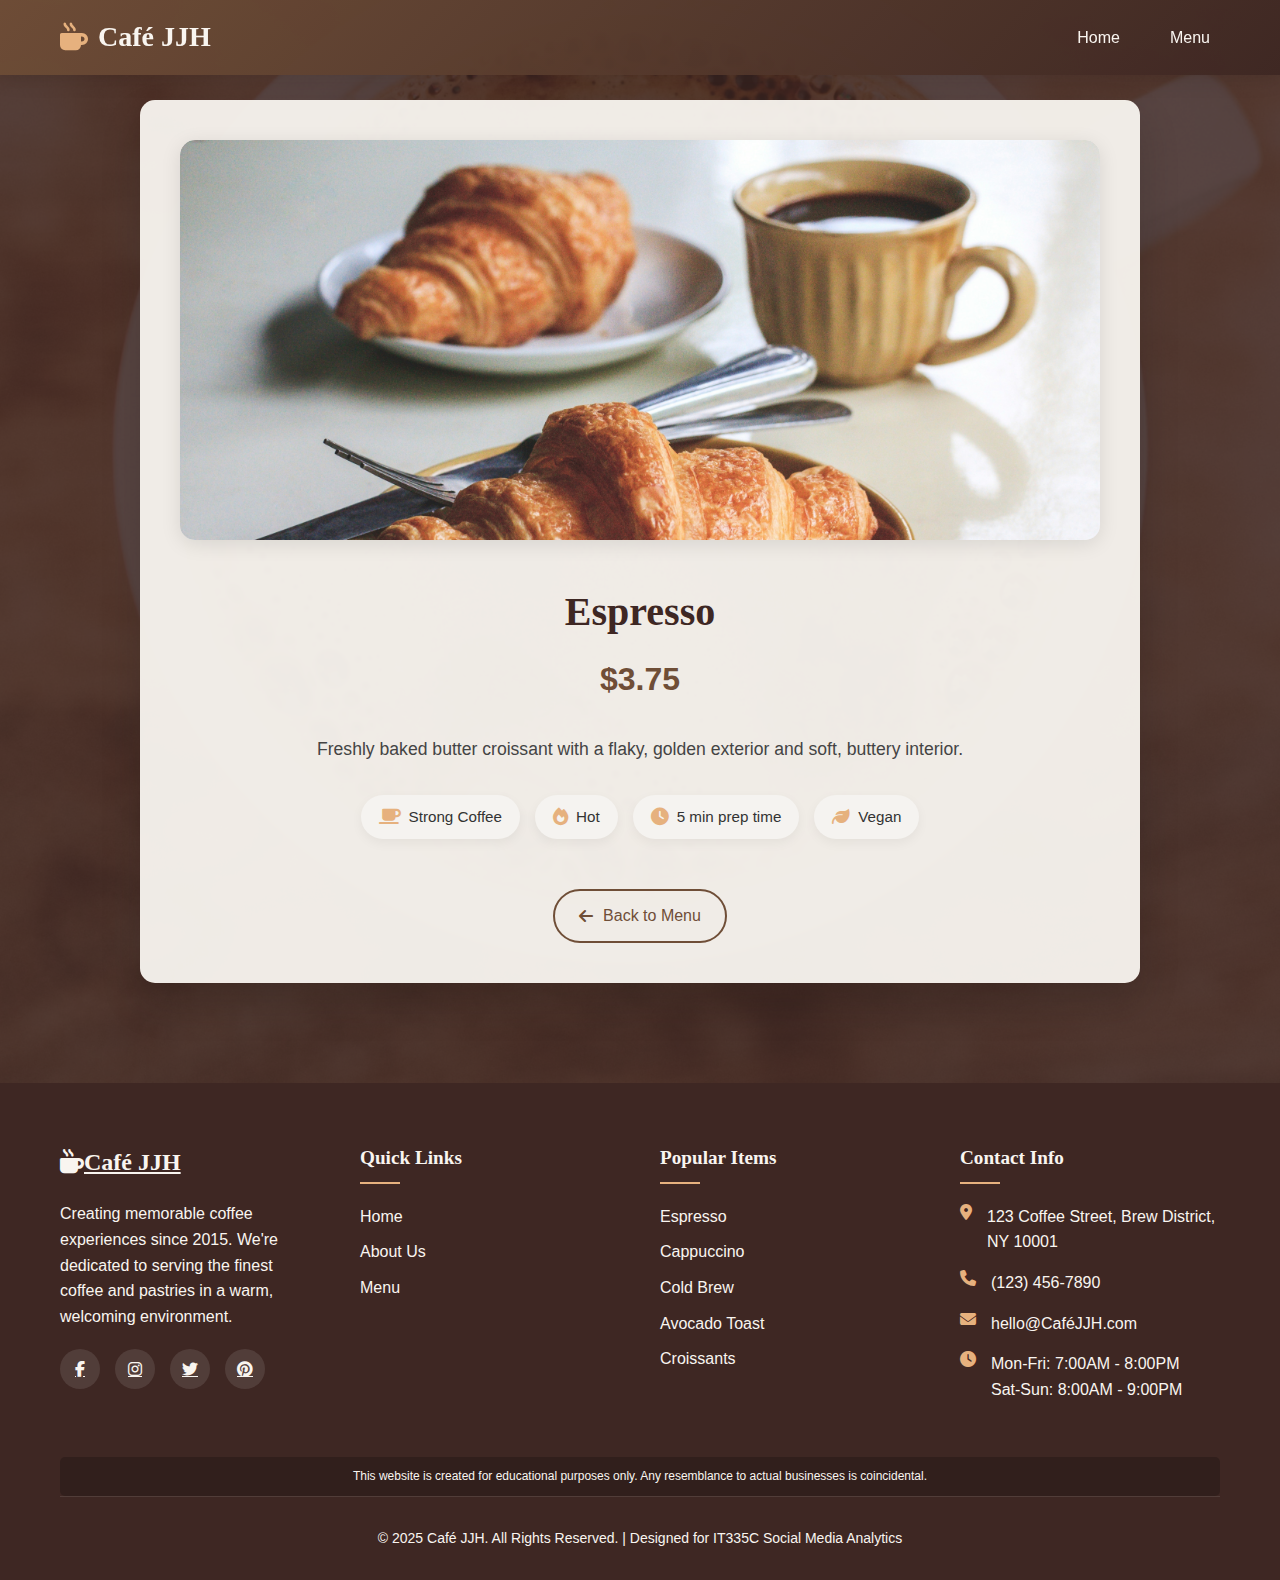
<file: croissant.html>
<!DOCTYPE html>
<html lang="en">
    <head>
        <meta charset="UTF-8" />
        <meta name="viewport" content="width=device-width, initial-scale=1.0" />
        <meta
            name="description"
            content="Indulge in flaky, buttery croissants at Café JJH, an Italian-style café in Singapore offering artisan coffee, delicious pastries, and cozy brunch experiences."
        />
        <meta
            name="keywords"
            content="croissant Singapore, Italian café, pastries, artisan coffee, Café JJH, breakfast pastries, brunch café"
        />
        <meta name="author" content="Café JJH" />
        <title>
            Croissant | Café JJH - Italian Brunch, Pastries & Coffee in
            Singapore
        </title>
        <link
            rel="stylesheet"
            href="https://cdnjs.cloudflare.com/ajax/libs/font-awesome/6.4.0/css/all.min.css"
        />
        <link rel="stylesheet" href="style.css" />
    </head>
    <body>
        <!-- Header -->
        <header>
            <div class="container">
                <div class="header-content">
                    <a href="index.html" class="logo"
                        ><i class="fas fa-mug-hot"></i>Café JJH</a
                    >
                    <nav>
                        <ul>
                            <li><a href="index.html">Home</a></li>
                            <li><a href="menu.html">Menu</a></li>
                        </ul>
                    </nav>
                </div>
            </div>
        </header>

        <!-- Item Detail Section -->
        <section class="item-detail">
            <div class="container">
                <div class="item-container">
                    <div class="item-image">
                        <img src="./assets/croissant.jpeg" />
                    </div>
                    <div class="item-info">
                        <h1>Espresso</h1>
                        <span class="item-price">$3.75</span>
                        <p class="item-description">
                            Freshly baked butter croissant with a flaky, golden
                            exterior and soft, buttery interior.
                        </p>

                        <div class="item-meta">
                            <div class="meta-item">
                                <i class="fas fa-coffee"></i>
                                <span>Strong Coffee</span>
                            </div>
                            <div class="meta-item">
                                <i class="fas fa-fire"></i>
                                <span>Hot</span>
                            </div>
                            <div class="meta-item">
                                <i class="fas fa-clock"></i>
                                <span>5 min prep time</span>
                            </div>
                            <div class="meta-item">
                                <i class="fas fa-leaf"></i>
                                <span>Vegan</span>
                            </div>
                        </div>

                        <a href="menu.html" class="back-to-menu">
                            <i class="fas fa-arrow-left"></i>
                            Back to Menu
                        </a>
                    </div>
                </div>
            </div>
        </section>

        <!-- Footer -->
        <footer>
            <div class="container">
                <div class="footer-content">
                    <div class="footer-about">
                        <a href="index.html" class="footer-logo"
                            ><i class="fas fa-mug-hot"></i>Café JJH</a
                        >
                        <p>
                            Creating memorable coffee experiences since 2015.
                            We're dedicated to serving the finest coffee and
                            pastries in a warm, welcoming environment.
                        </p>
                        <div class="social-links">
                            <a href="#"><i class="fab fa-facebook-f"></i></a>
                            <a href="#"><i class="fab fa-instagram"></i></a>
                            <a href="#"><i class="fab fa-twitter"></i></a>
                            <a href="#"><i class="fab fa-pinterest"></i></a>
                        </div>
                    </div>

                    <div class="footer-links">
                        <h4 class="footer-title">Quick Links</h4>
                        <ul>
                            <li><a href="index.html">Home</a></li>
                            <li><a href="index.html#about">About Us</a></li>
                            <li><a href="menu.html">Menu</a></li>
                        </ul>
                    </div>

                    <div class="footer-links">
                        <h4 class="footer-title">Popular Items</h4>
                        <ul>
                            <li><a href="item-detail.html">Espresso</a></li>
                            <li><a href="item-detail.html">Cappuccino</a></li>
                            <li><a href="item-detail.html">Cold Brew</a></li>
                            <li>
                                <a href="item-detail.html">Avocado Toast</a>
                            </li>
                            <li><a href="item-detail.html">Croissants</a></li>
                        </ul>
                    </div>

                    <div class="footer-contact">
                        <h4 class="footer-title">Contact Info</h4>
                        <ul>
                            <li>
                                <i class="fas fa-map-marker-alt"></i>
                                <span
                                    >123 Coffee Street, Brew District, NY
                                    10001</span
                                >
                            </li>
                            <li>
                                <i class="fas fa-phone"></i>
                                <span>(123) 456-7890</span>
                            </li>
                            <li>
                                <i class="fas fa-envelope"></i>
                                <span>hello@CaféJJH.com</span>
                            </li>
                            <li>
                                <i class="fas fa-clock"></i>
                                <span
                                    >Mon-Fri: 7:00AM - 8:00PM<br />Sat-Sun:
                                    8:00AM - 9:00PM</span
                                >
                            </li>
                        </ul>
                    </div>
                </div>

                <div class="disclaimer">
                    <p>
                        This website is created for educational purposes only.
                        Any resemblance to actual businesses is coincidental.
                    </p>
                </div>

                <div class="copyright">
                    <p>
                        &copy; 2025 Café JJH. All Rights Reserved. | Designed
                        for IT335C Social Media Analytics
                    </p>
                </div>
            </div>
        </footer>

        <script>
            // Header scroll effect
            window.addEventListener("scroll", function () {
                const header = document.querySelector("header");
                if (window.scrollY > 100) {
                    header.style.backgroundColor = "rgba(62, 39, 35, 0.95)";
                    header.style.padding = "10px 0";
                } else {
                    header.style.backgroundColor = "rgba(111, 78, 55, 0.95)";
                    header.style.padding = "15px 0";
                }
            });
        </script>
    </body>
</html>
</file>
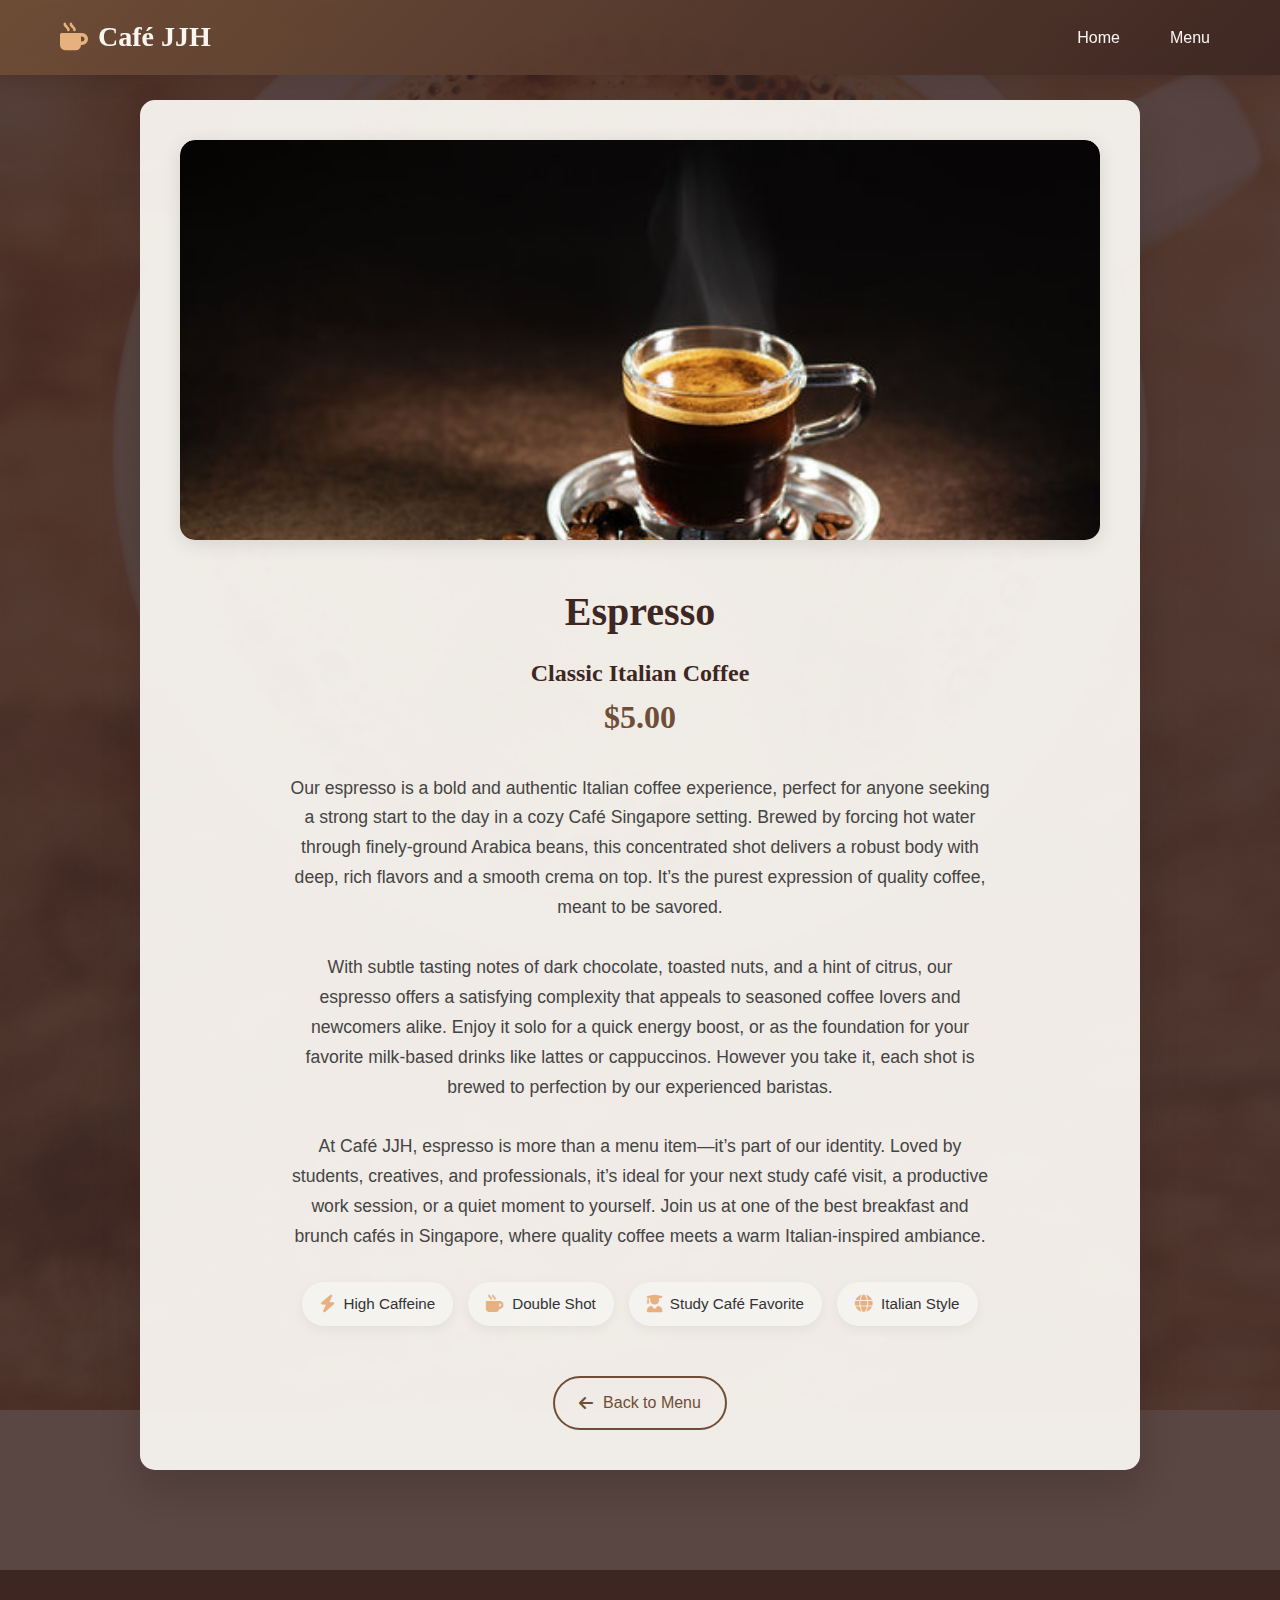
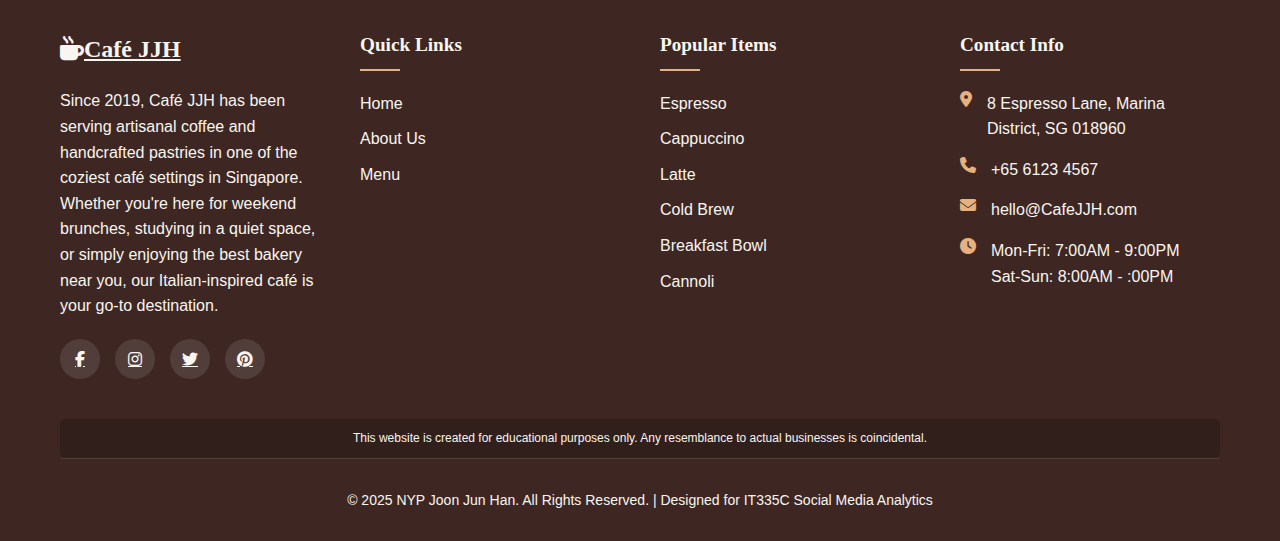
<file: espresso.html>
<!DOCTYPE html>
<html lang="en">
    <head>
        <meta charset="UTF-8" />
        <meta charset="UTF-8" />
        <meta name="viewport" content="width=device-width, initial-scale=1.0" />
        <meta
            name="description"
            content="Savor a bold, authentic espresso at Café JJH – an Italian-style café in Singapore serving rich coffee, delicious pastries, and brunch favorites in a cozy setting."
        />
        <meta
            name="keywords"
            content="espresso Singapore, Italian café, artisan coffee, Café JJH, strong coffee, coffee near me, brunch café, café in Singapore"
        />
        <meta name="author" content="Café JJH" />
        <title>
            Espresso | Café JJH - Italian Brunch, Pastries & Coffee in Singapore
        </title>
        <link
            rel="stylesheet"
            href="https://cdnjs.cloudflare.com/ajax/libs/font-awesome/6.4.0/css/all.min.css"
        />
        <link rel="stylesheet" href="style.css" />
        <link rel="icon" href="favicon.ico" type="image/x-icon" />
    </head>
    <body>
        <!-- Header -->
        <header>
            <div class="container">
                <div class="header-content">
                    <a href="index.html" class="logo"
                        ><i class="fas fa-mug-hot"></i>Café JJH</a
                    >
                    <nav>
                        <ul>
                            <li><a href="index.html">Home</a></li>
                            <li><a href="menu.html">Menu</a></li>
                        </ul>
                    </nav>
                </div>
            </div>
        </header>

        <!-- Item Detail Section -->
        <section class="item-detail">
            <div class="container">
                <div class="item-container">
                    <div class="item-image">
                        <img
                            src="./assets/espresso-coffee-cafe-singapore.jpg"
                            alt="Espresso served at Café JJH, a cozy study café and Italian brunch spot in Singapore"
                        />
                    </div>
                    <div class="item-info">
                        <h1>Espresso</h1>
                        <h2>Classic Italian Coffee</h2>
                        <h3><span class="item-price">$5.00</span></h3>
                        <p class="item-description">
                            Our espresso is a bold and authentic Italian coffee experience, perfect for anyone seeking a strong start 
                            to the day in a cozy Café Singapore setting. Brewed by forcing hot water through finely-ground Arabica 
                            beans, this concentrated shot delivers a robust body with deep, rich flavors and a smooth crema on top. 
                            It’s the purest expression of quality coffee, meant to be savored. <br><br>

                            With subtle tasting notes of dark chocolate, toasted nuts, and a hint of citrus, our espresso offers a 
                            satisfying complexity that appeals to seasoned coffee lovers and newcomers alike. Enjoy it solo for a 
                            quick energy boost, or as the foundation for your favorite milk-based drinks like lattes or cappuccinos. 
                            However you take it, each shot is brewed to perfection by our experienced baristas. <br><br>

                            At Café JJH, espresso is more than a menu item—it’s part of our identity. Loved by students, creatives, 
                            and professionals, it’s ideal for your next study café visit, a productive work session, or a quiet moment 
                            to yourself. Join us at one of the best breakfast and brunch cafés in Singapore, where quality coffee meets 
                            a warm Italian-inspired ambiance.
                        </p>

                        <div class="item-meta">
                            <div class="meta-item">
                                <i class="fas fa-bolt"></i>
                                <span>High Caffeine</span>
                            </div>
                            <div class="meta-item">
                                <i class="fas fa-mug-hot"></i>
                                <span>Double Shot</span>
                            </div>
                            <div class="meta-item">
                                <i class="fas fa-user-graduate"></i>
                                <span>Study Café Favorite</span>
                            </div>
                            <div class="meta-item">
                                <i class="fas fa-globe"></i>
                                <span>Italian Style</span>
                            </div>
                        </div>

                        <a href="menu.html" class="back-to-menu">
                            <i class="fas fa-arrow-left"></i>
                            Back to Menu
                        </a>
                    </div>
                </div>
            </div>
        </section>

        <!-- Footer -->
        <footer>
            <div class="container">
                <div class="footer-content">
                    <div class="footer-about">
                        <a href="index.html" class="footer-logo"
                            ><i class="fas fa-mug-hot"></i>Café JJH</a
                        >
                        <p>
                            Since 2019, Café JJH has been serving artisanal coffee and handcrafted pastries in one 
                            of the coziest café settings in Singapore. Whether you're here for weekend brunches, 
                            studying in a quiet space, or simply enjoying the best bakery near you, our Italian-inspired 
                            café is your go-to destination.
                        </p>
                        <div class="social-links">
                            <a href="#"><i class="fab fa-facebook-f"></i></a>
                            <a href="#"><i class="fab fa-instagram"></i></a>
                            <a href="#"><i class="fab fa-twitter"></i></a>
                            <a href="#"><i class="fab fa-pinterest"></i></a>
                        </div>
                    </div>

                    <div class="footer-links">
                        <h4 class="footer-title">Quick Links</h4>
                        <ul>
                            <li><a href="index.html">Home</a></li>
                            <li><a href="#about">About Us</a></li>
                            <li><a href="menu.html">Menu</a></li>
                        </ul>
                    </div>

                    <div class="footer-links">
                        <h4 class="footer-title">Popular Items</h4>
                        <ul>
                            <li><a href="espresso.html">Espresso</a></li>
                            <li><a href="cappuccino.html">Cappuccino</a></li>
                            <li><a href="latte.html">Latte</a></li>
                            <li><a href="cold-brew.html">Cold Brew</a></li>
                            <li>
                                <a href="breakfast-bowl.html">Breakfast Bowl</a>
                            </li>
                            <li><a href="cannoli.html">Cannoli</a></li>
                        </ul>
                    </div>

                    <div class="footer-contact">
                        <h4 class="footer-title">Contact Info</h4>
                        <ul>
                            <li>
                                <i class="fas fa-map-marker-alt"></i>
                                <span>8 Espresso Lane, Marina District, SG 018960</span>
                            </li>
                            <li>
                                <i class="fas fa-phone"></i>
                                <span>+65 6123 4567</span>
                            </li>
                            <li>
                                <i class="fas fa-envelope"></i>
                                <span>hello@CafeJJH.com</span>
                            </li>
                            <li>
                                <i class="fas fa-clock"></i>
                                <span>Mon-Fri: 7:00AM - 9:00PM<br />Sat-Sun: 8:00AM - :00PM</span>
                            </li>
                        </ul>
                    </div>
                </div>

                <div class="disclaimer">
                    <p>
                        This website is created for educational purposes only.
                        Any resemblance to actual businesses is coincidental.
                    </p>
                </div>

                <div class="copyright">
                    <p>
                        &copy; 2025 NYP Joon Jun Han. All Rights Reserved. | Designed for IT335C Social Media Analytics
                    </p>
                </div>
            </div>
        </footer>

        <script>
            // Header scroll effect
            window.addEventListener("scroll", function () {
                const header = document.querySelector("header");
                if (window.scrollY > 100) {
                    header.style.backgroundColor = "rgba(62, 39, 35, 0.95)";
                    header.style.padding = "10px 0";
                } else {
                    header.style.backgroundColor = "rgba(111, 78, 55, 0.95)";
                    header.style.padding = "15px 0";
                }
            });
        </script>
    </body>
</html>
</file>
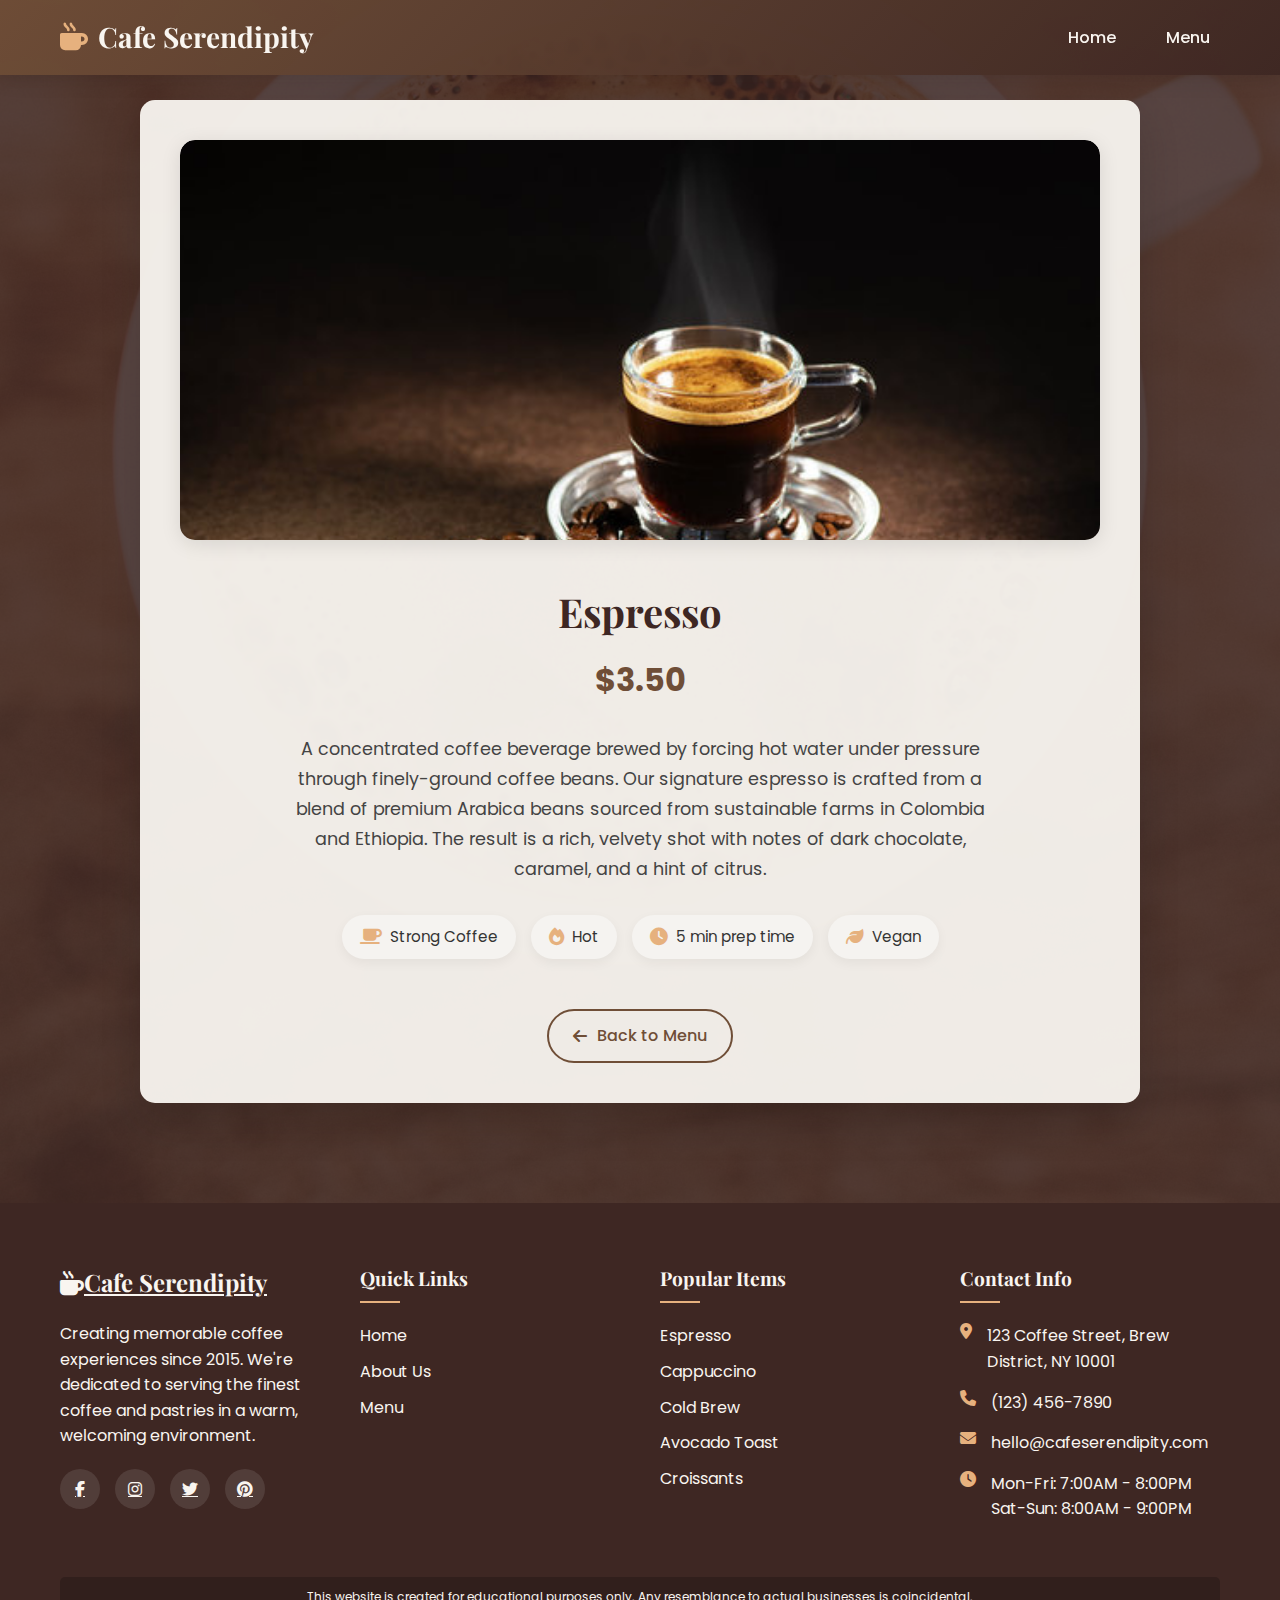
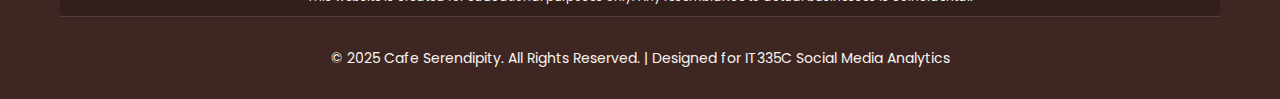
<file: item-detail.html>
<!DOCTYPE html>
<html lang="en">
<head>
    <meta charset="UTF-8">
    <meta name="viewport" content="width=device-width, initial-scale=1.0">
    <meta name="description" content="Discover our signature Espresso at Cafe Serendipity - a concentrated coffee beverage brewed to perfection.">
    <meta name="keywords" content="espresso, coffee, cafe, artisan coffee, specialty coffee">
    <meta name="author" content="Cafe Serendipity">
    <title>Espresso | Cafe Serendipity</title>
    <link rel="stylesheet" href="https://cdnjs.cloudflare.com/ajax/libs/font-awesome/6.4.0/css/all.min.css">
    <link href="https://fonts.googleapis.com/css2?family=Playfair+Display:wght@400;700&family=Poppins:wght@300;400;500;600&display=swap" rel="stylesheet">
    <link rel="stylesheet" href="style.css">
</head>
<body>
    <!-- Header -->
    <header>
        <div class="container">
            <div class="header-content">
                <a href="index.html" class="logo"><i class="fas fa-mug-hot"></i>Cafe Serendipity</a>
                <nav>
                    <ul>
                        <li><a href="index.html">Home</a></li>
                        <li><a href="menu.html">Menu</a></li>
                    </ul>
                </nav>
            </div>
        </div>
    </header>

    <!-- Item Detail Section -->
    <section class="item-detail">
        <div class="container">
            <div class="item-container">
                <div class="item-image">
                    <img src="./assets/expresso.jpg" alt="Espresso coffee">
                </div>
                <div class="item-info">
                    <h1>Espresso</h1>
                    <span class="item-price">$3.50</span>
                    <p class="item-description">A concentrated coffee beverage brewed by forcing hot water under pressure through finely-ground coffee beans. Our signature espresso is crafted from a blend of premium Arabica beans sourced from sustainable farms in Colombia and Ethiopia. The result is a rich, velvety shot with notes of dark chocolate, caramel, and a hint of citrus.</p>
                    
                    <div class="item-meta">
                        <div class="meta-item">
                            <i class="fas fa-coffee"></i>
                            <span>Strong Coffee</span>
                        </div>
                        <div class="meta-item">
                            <i class="fas fa-fire"></i>
                            <span>Hot</span>
                        </div>
                        <div class="meta-item">
                            <i class="fas fa-clock"></i>
                            <span>5 min prep time</span>
                        </div>
                        <div class="meta-item">
                            <i class="fas fa-leaf"></i>
                            <span>Vegan</span>
                        </div>
                    </div>
                    
                    <a href="menu.html" class="back-to-menu">
                        <i class="fas fa-arrow-left"></i>
                        Back to Menu
                    </a>
                </div>
            </div>
        </div>
    </section>

    <!-- Footer -->
    <footer>
        <div class="container">
            <div class="footer-content">
                <div class="footer-about">
                    <a href="index.html" class="footer-logo"><i class="fas fa-mug-hot"></i>Cafe Serendipity</a>
                    <p>Creating memorable coffee experiences since 2015. We're dedicated to serving the finest coffee and pastries in a warm, welcoming environment.</p>
                    <div class="social-links">
                        <a href="#"><i class="fab fa-facebook-f"></i></a>
                        <a href="#"><i class="fab fa-instagram"></i></a>
                        <a href="#"><i class="fab fa-twitter"></i></a>
                        <a href="#"><i class="fab fa-pinterest"></i></a>
                    </div>
                </div>
                
                <div class="footer-links">
                    <h4 class="footer-title">Quick Links</h4>
                    <ul>
                        <li><a href="index.html">Home</a></li>
                        <li><a href="index.html#about">About Us</a></li>
                        <li><a href="menu.html">Menu</a></li>
                    </ul>
                </div>
                
                <div class="footer-links">
                    <h4 class="footer-title">Popular Items</h4>
                    <ul>
                        <li><a href="item-detail.html">Espresso</a></li>
                        <li><a href="item-detail.html">Cappuccino</a></li>
                        <li><a href="item-detail.html">Cold Brew</a></li>
                        <li><a href="item-detail.html">Avocado Toast</a></li>
                        <li><a href="item-detail.html">Croissants</a></li>
                    </ul>
                </div>
                
                <div class="footer-contact">
                    <h4 class="footer-title">Contact Info</h4>
                    <ul>
                        <li>
                            <i class="fas fa-map-marker-alt"></i>
                            <span>123 Coffee Street, Brew District, NY 10001</span>
                        </li>
                        <li>
                            <i class="fas fa-phone"></i>
                            <span>(123) 456-7890</span>
                        </li>
                        <li>
                            <i class="fas fa-envelope"></i>
                            <span>hello@cafeserendipity.com</span>
                        </li>
                        <li>
                            <i class="fas fa-clock"></i>
                            <span>Mon-Fri: 7:00AM - 8:00PM<br>Sat-Sun: 8:00AM - 9:00PM</span>
                        </li>
                    </ul>
                </div>
            </div>
            
            <div class="disclaimer">
                <p>This website is created for educational purposes only. Any resemblance to actual businesses is coincidental.</p>
            </div>
            
            <div class="copyright">
                <p>&copy; 2025 Cafe Serendipity. All Rights Reserved. | Designed for IT335C Social Media Analytics</p>
            </div>
        </div>
    </footer>

    <script>
        // Header scroll effect
        window.addEventListener('scroll', function() {
            const header = document.querySelector('header');
            if(window.scrollY > 100) {
                header.style.backgroundColor = 'rgba(62, 39, 35, 0.95)';
                header.style.padding = '10px 0';
            } else {
                header.style.backgroundColor = 'rgba(111, 78, 55, 0.95)';
                header.style.padding = '15px 0';
            }
        });
    </script>
</body>
</html>
</file>
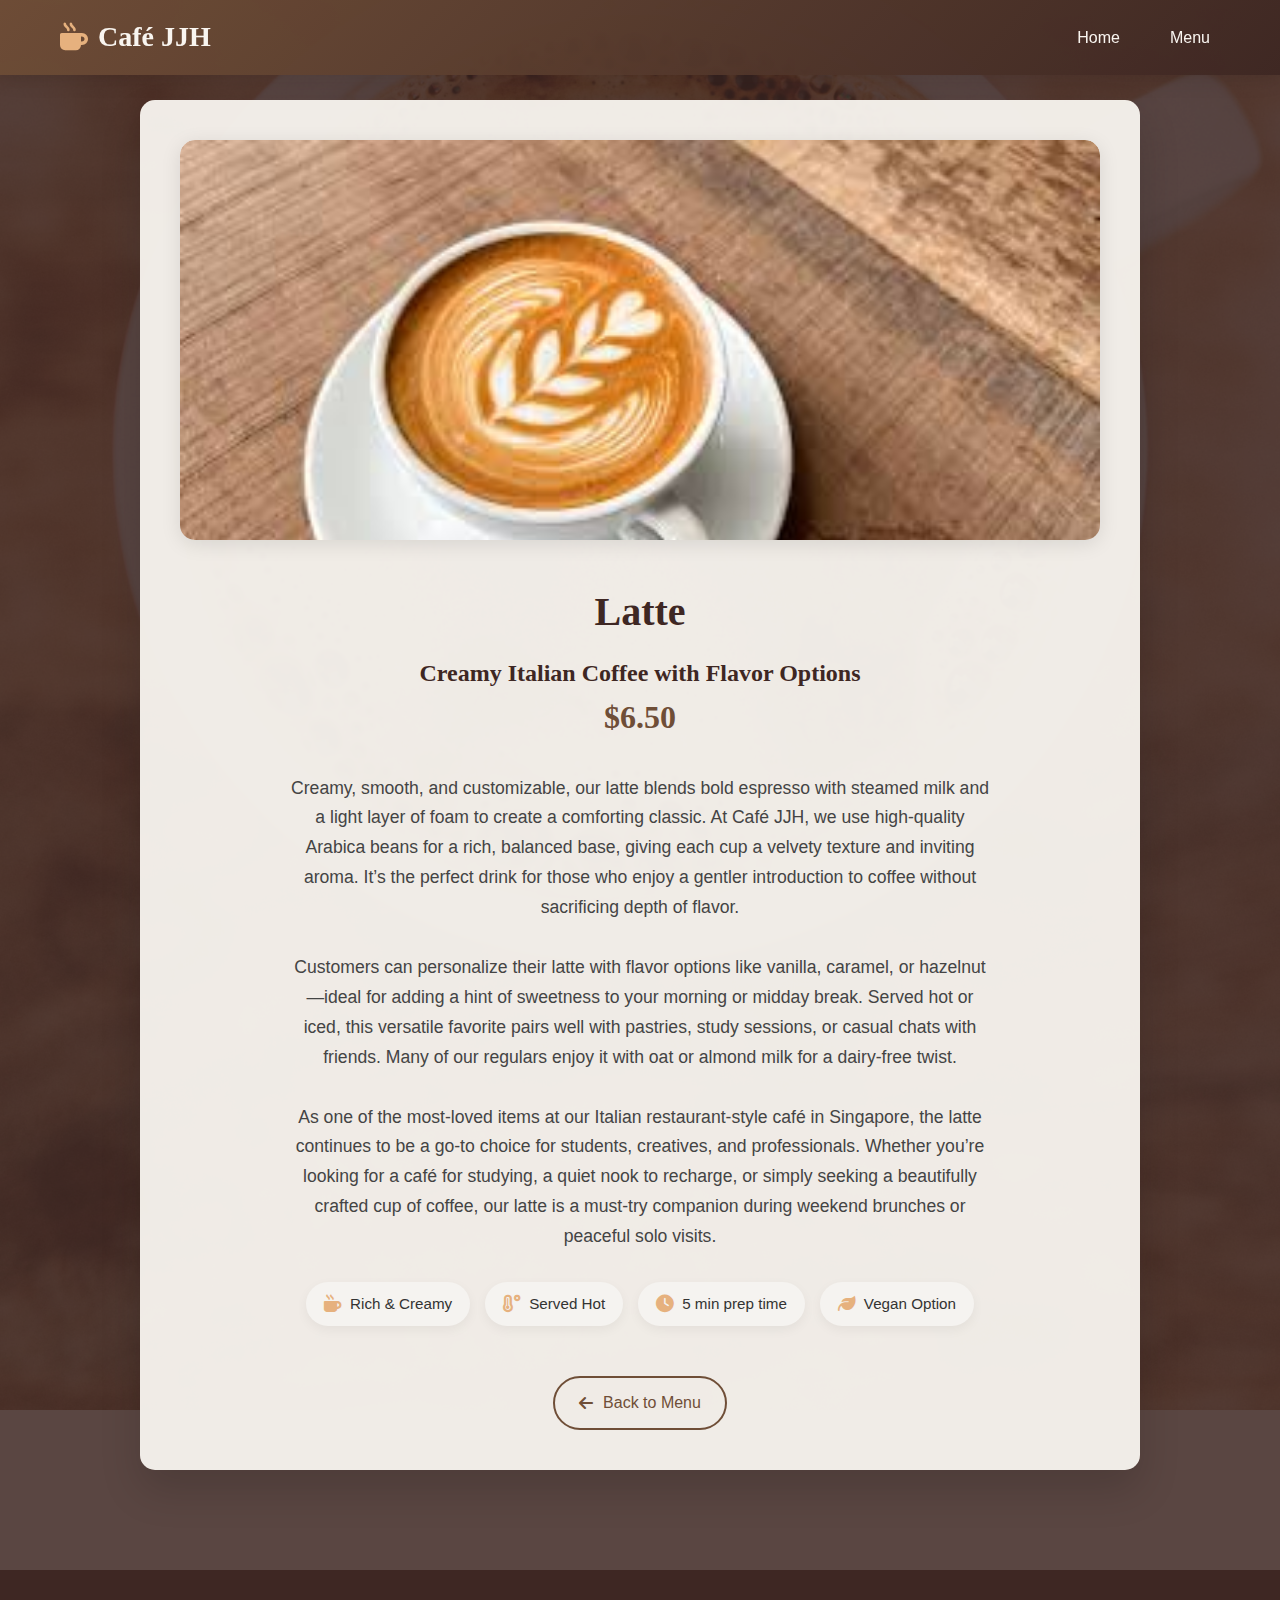
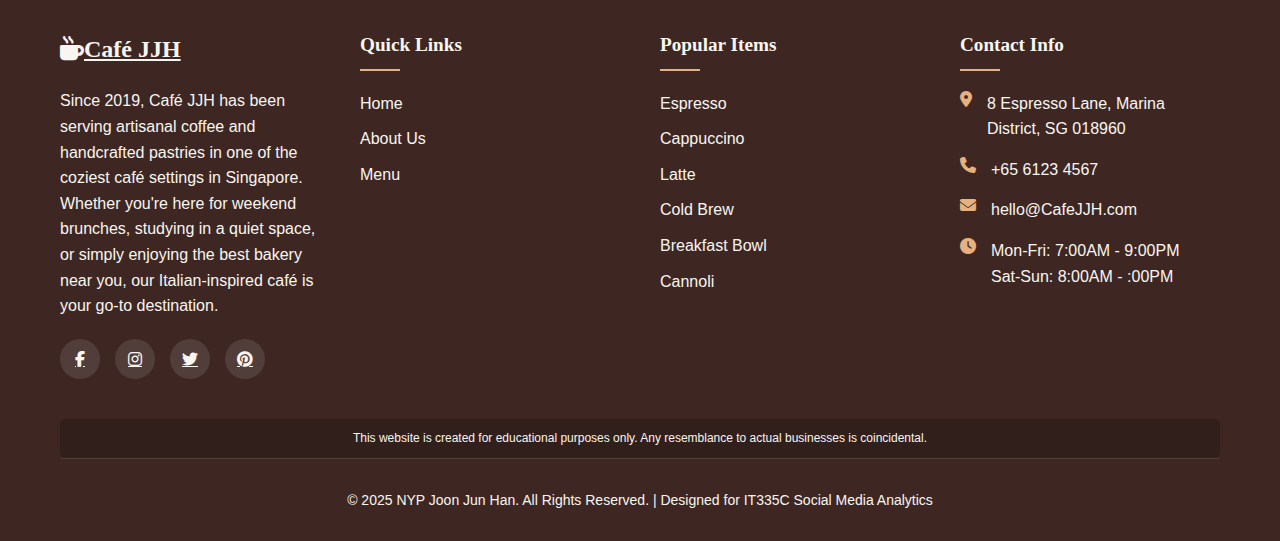
<file: latte.html>
<!DOCTYPE html>
<html lang="en">
    <head>
        <meta charset="UTF-8" />
        <meta name="viewport" content="width=device-width, initial-scale=1.0" />
        <meta
            name="description"
            content="Savor a smooth and creamy latte at Café JJH, your Italian-style café in Singapore offering artisan coffee, fresh pastries, and a cozy brunch atmosphere."
        />
        <meta
            name="keywords"
            content="latte Singapore, Italian café, artisan coffee, Café JJH, brunch café, coffee shop Singapore, breakfast coffee"
        />
        <meta name="author" content="Café JJH" />
        <title>
            Latte | Café JJH - Italian Brunch, Pastries & Coffee in Singapore
        </title>
        <link
            rel="stylesheet"
            href="https://cdnjs.cloudflare.com/ajax/libs/font-awesome/6.4.0/css/all.min.css"
        />
        <link rel="stylesheet" href="style.css" />
        <link rel="icon" href="favicon.ico" type="image/x-icon" />
    </head>
    <body>
        <!-- Header -->
        <header>
            <div class="container">
                <div class="header-content">
                    <a href="index.html" class="logo"
                        ><i class="fas fa-mug-hot"></i>Café JJH</a
                    >
                    <nav>
                        <ul>
                            <li><a href="index.html">Home</a></li>
                            <li><a href="menu.html">Menu</a></li>
                        </ul>
                    </nav>
                </div>
            </div>
        </header>

        <!-- Item Detail Section -->
        <section class="item-detail">
            <div class="container">
                <div class="item-container">
                    <div class="item-image">
                        <img
                            src="./assets/latte-italian-cafe-singapore.jpeg"
                            alt="Creamy latte at Café JJH, a top brunch and study café in Singapore"
                        />
                    </div>
                    <div class="item-info">
                        <h1>Latte</h1>
                        <h2>Creamy Italian Coffee with Flavor Options</h2>
                        <h3><span class="item-price">$6.50</span></h3>
                        <p class="item-description">
                            Creamy, smooth, and customizable, our latte blends bold espresso with steamed milk and a light layer of
                            foam to create a comforting classic. At Café JJH, we use high-quality Arabica beans for a rich, balanced
                            base, giving each cup a velvety texture and inviting aroma. It’s the perfect drink for those who enjoy
                            a gentler introduction to coffee without sacrificing depth of flavor. <br><br>

                            Customers can personalize their latte with flavor options like vanilla, caramel, or hazelnut—ideal for
                            adding a hint of sweetness to your morning or midday break. Served hot or iced, this versatile favorite
                            pairs well with pastries, study sessions, or casual chats with friends. Many of our regulars enjoy it
                            with oat or almond milk for a dairy-free twist. <br><br>

                            As one of the most-loved items at our Italian restaurant-style café in Singapore, the latte continues
                            to be a go-to choice for students, creatives, and professionals. Whether you’re looking for a café for
                            studying, a quiet nook to recharge, or simply seeking a beautifully crafted cup of coffee, our latte is
                            a must-try companion during weekend brunches or peaceful solo visits.
                        </p>

                        <div class="item-meta">
                            <div class="meta-item">
                                <i class="fas fa-mug-hot"></i>
                                <span>Rich & Creamy</span>
                            </div>
                            <div class="meta-item">
                                <i class="fas fa-temperature-high"></i>
                                <span>Served Hot</span>
                            </div>
                            <div class="meta-item">
                                <i class="fas fa-clock"></i>
                                <span>5 min prep time</span>
                            </div>
                            <div class="meta-item">
                                <i class="fas fa-leaf"></i>
                                <span>Vegan Option</span>
                            </div>
                        </div>

                        <a href="menu.html" class="back-to-menu">
                            <i class="fas fa-arrow-left"></i>
                            Back to Menu
                        </a>
                    </div>
                </div>
            </div>
        </section>

        <!-- Footer -->
        <footer>
            <div class="container">
                <div class="footer-content">
                    <div class="footer-about">
                        <a href="index.html" class="footer-logo"
                            ><i class="fas fa-mug-hot"></i>Café JJH</a
                        >
                        <p>
                            Since 2019, Café JJH has been serving artisanal coffee and handcrafted pastries in one 
                            of the coziest café settings in Singapore. Whether you're here for weekend brunches, 
                            studying in a quiet space, or simply enjoying the best bakery near you, our Italian-inspired 
                            café is your go-to destination.
                        </p>
                        <div class="social-links">
                            <a href="#"><i class="fab fa-facebook-f"></i></a>
                            <a href="#"><i class="fab fa-instagram"></i></a>
                            <a href="#"><i class="fab fa-twitter"></i></a>
                            <a href="#"><i class="fab fa-pinterest"></i></a>
                        </div>
                    </div>

                    <div class="footer-links">
                        <h4 class="footer-title">Quick Links</h4>
                        <ul>
                            <li><a href="index.html">Home</a></li>
                            <li><a href="#about">About Us</a></li>
                            <li><a href="menu.html">Menu</a></li>
                        </ul>
                    </div>

                    <div class="footer-links">
                        <h4 class="footer-title">Popular Items</h4>
                        <ul>
                            <li><a href="espresso.html">Espresso</a></li>
                            <li><a href="cappuccino.html">Cappuccino</a></li>
                            <li><a href="latte.html">Latte</a></li>
                            <li><a href="cold-brew.html">Cold Brew</a></li>
                            <li>
                                <a href="breakfast-bowl.html">Breakfast Bowl</a>
                            </li>
                            <li><a href="cannoli.html">Cannoli</a></li>
                        </ul>
                    </div>

                    <div class="footer-contact">
                        <h4 class="footer-title">Contact Info</h4>
                        <ul>
                            <li>
                                <i class="fas fa-map-marker-alt"></i>
                                <span>8 Espresso Lane, Marina District, SG 018960</span>
                            </li>
                            <li>
                                <i class="fas fa-phone"></i>
                                <span>+65 6123 4567</span>
                            </li>
                            <li>
                                <i class="fas fa-envelope"></i>
                                <span>hello@CafeJJH.com</span>
                            </li>
                            <li>
                                <i class="fas fa-clock"></i>
                                <span>Mon-Fri: 7:00AM - 9:00PM<br />Sat-Sun: 8:00AM - :00PM</span>
                            </li>
                        </ul>
                    </div>
                </div>

                <div class="disclaimer">
                    <p>
                        This website is created for educational purposes only.
                        Any resemblance to actual businesses is coincidental.
                    </p>
                </div>

                <div class="copyright">
                    <p>
                        &copy; 2025 NYP Joon Jun Han. All Rights Reserved. | Designed for IT335C Social Media Analytics
                    </p>
                </div>
            </div>
        </footer>

        <script>
            // Header scroll effect
            window.addEventListener("scroll", function () {
                const header = document.querySelector("header");
                if (window.scrollY > 100) {
                    header.style.backgroundColor = "rgba(62, 39, 35, 0.95)";
                    header.style.padding = "10px 0";
                } else {
                    header.style.backgroundColor = "rgba(111, 78, 55, 0.95)";
                    header.style.padding = "15px 0";
                }
            });
        </script>
    </body>
</html>
</file>
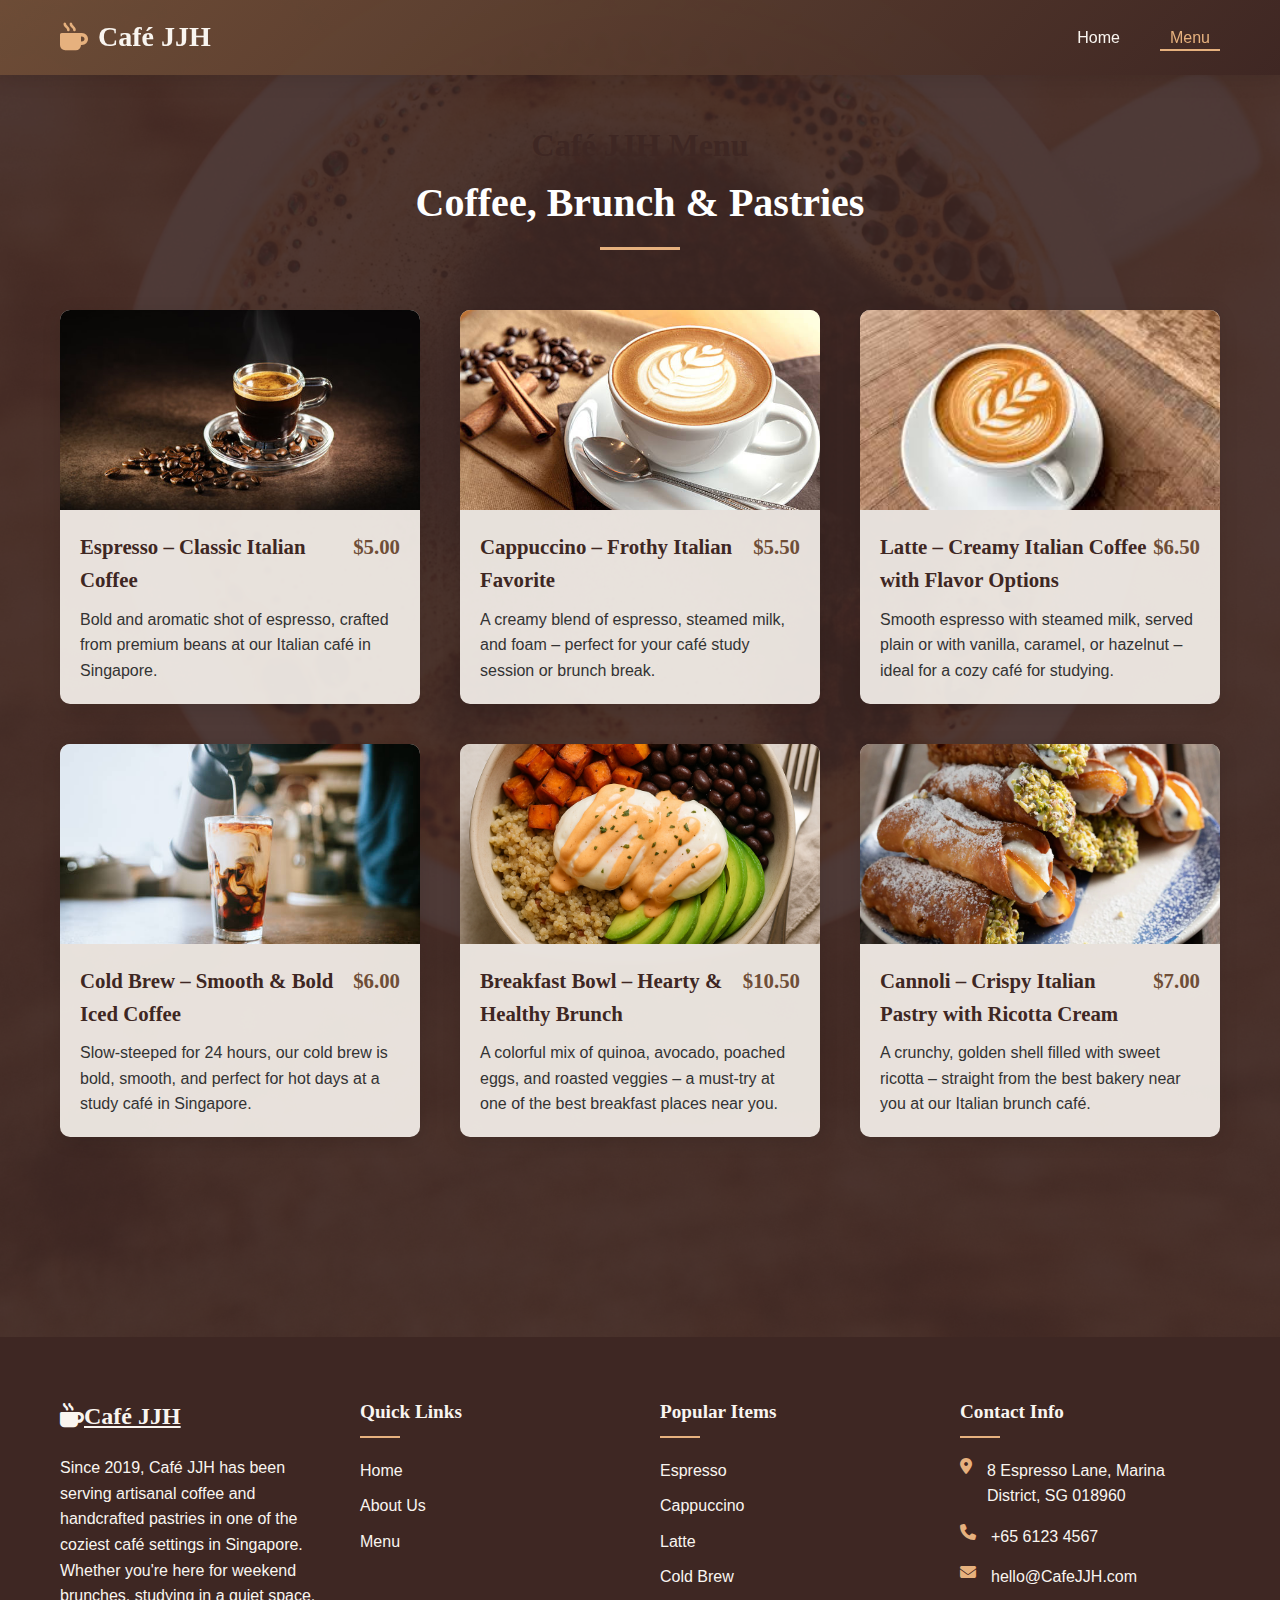
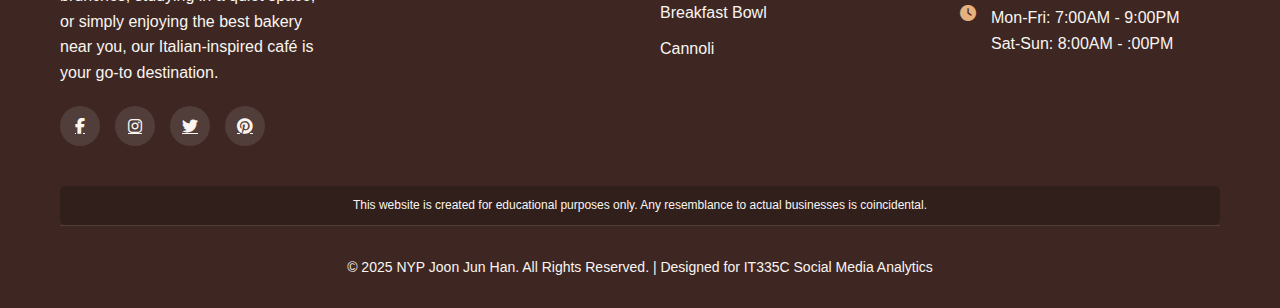
<file: menu.html>
<!DOCTYPE html>
<html lang="en">
    <head>
        <meta charset="UTF-8">
        <meta name="viewport" content="width=device-width, initial-scale=1.0">    
        <meta name="description" content="Browse the Café JJH menu – Italian brunch classics, artisan coffee, and freshly baked pastries in the heart of Singapore. Perfect for breakfast or study breaks.">
        <meta name="keywords" content="Café menu Singapore, Italian brunch, artisan coffee, pastries, breakfast menu, brunch Singapore, Café JJH">
        <meta name="author" content="Café JJH">
        
        <title>Menu | Café JJH - Italian Brunch, Pastries & Coffee in Singapore</title>
        <link rel="stylesheet" href="https://cdnjs.cloudflare.com/ajax/libs/font-awesome/6.4.0/css/all.min.css">
        <link rel="stylesheet" href="style.css">
        <link rel="icon" href="favicon.ico" type="image/x-icon" />
    </head>
    <body>
        <!-- Header -->
        <header>
            <div class="container">
                <div class="header-content">
                    <a href="index.html" class="logo"><i class="fas fa-mug-hot"></i>Café JJH</a>
                    <nav>
                        <ul>
                            <li><a href="index.html">Home</a></li>
                            <li><a href="menu.html" class="active">Menu</a></li>
                        </ul>
                    </nav>
                </div>
            </div>
        </header>

        <!-- Menu Section -->
        <section class="section menu" style="padding-top: 120px; padding-bottom: 200px">
            <div class="container">
                <div class="section-title">
                    <h1>Café JJH Menu</h1>
                    <h2>Coffee, Brunch & Pastries</h2>
                </div>

                <div class="menu-items">
                    <a href="espresso.html" class="menu-item">
                        <div class="menu-img">
                            <img src="./assets/espresso-coffee-cafe-singapore.jpg" alt="Freshly brewed espresso at Café JJH, a top Italian café in Singapore" />
                        </div>
                        <div class="menu-content">
                            <h3>Espresso – Classic Italian Coffee<span class="price">$5.00</span></h3>
                            <p>Bold and aromatic shot of espresso, crafted from premium beans at our Italian café in Singapore.</p>
                        </div>
                    </a>
                    
                    <a href="cappuccino.html" class="menu-item">
                        <div class="menu-img">
                            <img src="./assets/cappuccino-cafe-singapore.jpg" alt="Creamy cappuccino at Café JJH, popular café in Singapore for brunch and coffee" />
                        </div>
                        <div class="menu-content">
                            <h3>Cappuccino – Frothy Italian Favorite<span class="price">$5.50</span></h3>
                            <p>A creamy blend of espresso, steamed milk, and foam – perfect for your café study session or brunch break.</p>
                        </div>
                    </a>
                    
                    <a href="latte.html" class="menu-item">
                        <div class="menu-img">
                            <img src="./assets/latte-italian-cafe-singapore.jpeg" alt="Latte at Café JJH, an Italian café in Singapore known for artisan coffee and cozy study environment" />
                        </div>
                        <div class="menu-content">
                            <h3>Latte – Creamy Italian Coffee with Flavor Options<span class="price">$6.50</span></h3>
                            <p>Smooth espresso with steamed milk, served plain or with vanilla, caramel, or hazelnut – ideal for a cozy café for studying.</p>
                        </div>
                    </a>
                    
                    <a href="cold-brew.html" class="menu-item">
                        <div class="menu-img">
                            <img src="./assets/cold-brew-cafe-singapore.jpg" alt="Cold brew coffee at Café JJH, a cozy study café and Italian brunch spot in Singapore" />
                        </div>
                        <div class="menu-content">
                            <h3>Cold Brew – Smooth & Bold Iced Coffee<span class="price">$6.00</span></h3>
                            <p>Slow-steeped for 24 hours, our cold brew is bold, smooth, and perfect for hot days at a study café in Singapore.</p>
                        </div>
                    </a>
                    
                    <a href="breakfast-bowl.html" class="menu-item">
                        <div class="menu-img">
                            <img src="./assets/breakfast-bowl-cafe-singapore.png" alt="Breakfast bowl at Café JJH, one of the best breakfast places and Italian brunch cafés in Singapore" />
                        </div>
                        <div class="menu-content">
                            <h3>Breakfast Bowl – Hearty & Healthy Brunch<span class="price">$10.50</span></h3>
                            <p>A colorful mix of quinoa, avocado, poached eggs, and roasted veggies – a must-try at one of the best breakfast places near you.</p>
                        </div>
                    </a>
                    
                    <a href="cannoli.html" class="menu-item">
                        <div class="menu-img">
                            <img src="./assets/cannoli-italian-cafe-singapore.webp" alt="Italian cannoli pastry at Café JJH, best bakery and brunch café in Singapore" />
                        </div>
                        <div class="menu-content">
                            <h3>Cannoli – Crispy Italian Pastry with Ricotta Cream<span class="price">$7.00</span></h3>
                            <p>A crunchy, golden shell filled with sweet ricotta – straight from the best bakery near you at our Italian brunch café.</p>
                        </div>
                    </a>
                    
                </div>
            </div>
        </section>

        <!-- Footer -->
        <footer>
            <div class="container">
                <div class="footer-content">
                    <div class="footer-about">
                        <a href="index.html" class="footer-logo"
                            ><i class="fas fa-mug-hot"></i>Café JJH</a
                        >
                        <p>
                            Since 2019, Café JJH has been serving artisanal coffee and handcrafted pastries in one 
                            of the coziest café settings in Singapore. Whether you're here for weekend brunches, 
                            studying in a quiet space, or simply enjoying the best bakery near you, our Italian-inspired 
                            café is your go-to destination.
                        </p>
                        <div class="social-links">
                            <a href="#"><i class="fab fa-facebook-f"></i></a>
                            <a href="#"><i class="fab fa-instagram"></i></a>
                            <a href="#"><i class="fab fa-twitter"></i></a>
                            <a href="#"><i class="fab fa-pinterest"></i></a>
                        </div>
                    </div>

                    <div class="footer-links">
                        <h4 class="footer-title">Quick Links</h4>
                        <ul>
                            <li><a href="index.html">Home</a></li>
                            <li><a href="#about">About Us</a></li>
                            <li><a href="menu.html">Menu</a></li>
                        </ul>
                    </div>

                    <div class="footer-links">
                        <h4 class="footer-title">Popular Items</h4>
                        <ul>
                            <li><a href="espresso.html">Espresso</a></li>
                            <li><a href="cappuccino.html">Cappuccino</a></li>
                            <li><a href="latte.html">Latte</a></li>
                            <li><a href="cold-brew.html">Cold Brew</a></li>
                            <li>
                                <a href="breakfast-bowl.html">Breakfast Bowl</a>
                            </li>
                            <li><a href="cannoli.html">Cannoli</a></li>
                        </ul>
                    </div>

                    <div class="footer-contact">
                        <h4 class="footer-title">Contact Info</h4>
                        <ul>
                            <li>
                                <i class="fas fa-map-marker-alt"></i>
                                <span>8 Espresso Lane, Marina District, SG 018960</span>
                            </li>
                            <li>
                                <i class="fas fa-phone"></i>
                                <span>+65 6123 4567</span>
                            </li>
                            <li>
                                <i class="fas fa-envelope"></i>
                                <span>hello@CafeJJH.com</span>
                            </li>
                            <li>
                                <i class="fas fa-clock"></i>
                                <span>Mon-Fri: 7:00AM - 9:00PM<br />Sat-Sun: 8:00AM - :00PM</span>
                            </li>
                        </ul>
                    </div>
                </div>

                <div class="disclaimer">
                    <p>
                        This website is created for educational purposes only.
                        Any resemblance to actual businesses is coincidental.
                    </p>
                </div>

                <div class="copyright">
                    <p>
                        &copy; 2025 NYP Joon Jun Han. All Rights Reserved. | Designed for IT335C Social Media Analytics
                    </p>
                </div>
            </div>
        </footer>

        <script>
            // Header scroll effect
            window.addEventListener('scroll', function() {
                const header = document.querySelector('header');
                if(window.scrollY > 100) {
                    header.style.backgroundColor = 'rgba(62, 39, 35, 0.95)';
                    header.style.padding = '10px 0';
                } else {
                    header.style.backgroundColor = 'rgba(111, 78, 55, 0.95)';
                    header.style.padding = '15px 0';
                }
            });
            
            // Menu category filtering
            document.addEventListener('DOMContentLoaded', function() {
                const categoryBtns = document.querySelectorAll('.category-btn');
                
                categoryBtns.forEach(btn => {
                    btn.addEventListener('click', function() {
                        // Remove active class from all buttons
                        categoryBtns.forEach(b => b.classList.remove('active'));
                        // Add active class to clicked button
                        this.classList.add('active');
                    });
                });
            });
        </script>
    </body>
</html>
</file>
<file: style.css>
/* style.css */
:root {
    --primary: #6f4e37;
    --secondary: #c0a080;
    --accent: #e6b17e;
    --light: #f9f5f0;
    --dark: #3e2723;
    --text: #333333;
    --shadow: 0 4px 20px rgba(0, 0, 0, 0.1);
    --transition: all 0.3s ease;
}

* {
    margin: 0;
    padding: 0;
    box-sizing: border-box;
}

body {
    font-family: 'Poppins', sans-serif;
    line-height: 1.6;
    color: var(--text);
    background-color: var(--light);
    overflow-x: hidden;
}

h1, h2, h3, h4 {
    font-family: 'Playfair Display', serif;
    font-weight: 700;
    color: var(--dark);
}

.container {
    width: 100%;
    max-width: 1200px;
    margin: 0 auto;
    padding: 0 20px;
}

/* Header Styles */
header {
    background: linear-gradient(135deg, rgba(111, 78, 55, 0.95) 0%, rgba(62, 39, 35, 0.95) 100%);
    padding: 15px 0;
    position: fixed;
    width: 100%;
    top: 0;
    z-index: 1000;
    box-shadow: var(--shadow);
}

.header-content {
    display: flex;
    justify-content: space-between;
    align-items: center;
}

.logo {
    font-family: 'Playfair Display', serif;
    font-size: 28px;
    font-weight: 700;
    color: var(--light);
    text-decoration: none;
    display: flex;
    align-items: center;
}

.logo i {
    color: var(--accent);
    margin-right: 10px;
}

nav ul {
    display: flex;
    list-style: none;
}

nav ul li {
    margin-left: 30px;
}

nav ul li a {
    color: var(--light);
    text-decoration: none;
    font-size: 16px;
    font-weight: 500;
    padding: 5px 10px;
    border-radius: 4px;
    transition: var(--transition);
    position: relative;
}

nav ul li a:after {
    content: '';
    position: absolute;
    width: 0;
    height: 2px;
    background: var(--accent);
    bottom: 0;
    left: 0;
    transition: var(--transition);
}

nav ul li a:hover:after,
nav ul li a.active:after {
    width: 100%;
}

nav ul li a:hover,
nav ul li a.active {
    color: var(--accent);
}

/* Hero Section */
.hero {
    height: 95vh;
    background: url('./assets/coffee-bg.avif') no-repeat center center/cover;
    position: relative;
    display: flex;
    align-items: center;
    justify-content: center;
    text-align: center;
    color: white;
    padding-top: 70px;
    overflow: hidden;
    background-attachment: fixed;
}

.hero::before {
    content: '';
    position: absolute;
    top: 0;
    left: 0;
    width: 100%;
    height: 100%;
    background: rgba(62, 39, 35, 0.85);
    z-index: 0;
}

.hero-content {
    max-width: 800px;
    animation: fadeInUp 1s ease;
    position: relative;
    z-index: 1;
}

.hero h1 {
    font-size: 4rem;
    margin-bottom: 30px;
    color: white;
    text-shadow: 0 2px 10px rgba(0, 0, 0, 0.3);
}

.hero p {
    font-size: 1.2rem;
    margin-bottom: 70px;
    text-shadow: 0 1px 3px rgba(0, 0, 0, 0.3);
}

.btn {
    display: inline-block;
    background: var(--accent);
    color: var(--dark);
    padding: 12px 30px;
    border-radius: 50px;
    text-decoration: none;
    font-weight: 600;
    text-transform: uppercase;
    letter-spacing: 1px;
    transition: var(--transition);
    border: none;
    cursor: pointer;
    box-shadow: var(--shadow);
}

.btn:hover {
    background: var(--secondary);
    transform: translateY(-3px);
    box-shadow: 0 6px 15px rgba(0, 0, 0, 0.2);
}

/* About Section */
#about.section {
    position: relative;
    background: url('./assets/coffee-bg.avif') no-repeat center center/cover;
    background-attachment: fixed;
    color: white;
    padding: 100px 0;
    overflow: hidden;
}

#about.section::before {
    content: '';
    position: absolute;
    top: 0;
    left: 0;
    width: 100%;
    height: 100%;
    background: rgba(62, 39, 35, 0.85); /* dark overlay */
    z-index: 0;
}

#about.section .container {
    position: relative;
    z-index: 1;
}

/* Section title */
.section-title {
    text-align: center;
    margin-bottom: 60px;
    color: var(--light);
}

.section-title h2 {
    font-size: 2.5rem;
    position: relative;
    display: inline-block;
    padding-bottom: 15px;
    color: var(--light);
}

.section-title h2::after {
    content: '';
    position: absolute;
    width: 80px;
    height: 3px;
    background: var(--accent);
    bottom: 0;
    left: 50%;
    transform: translateX(-50%);
}

/* About Content Styled as Card */
.about-content {
    display: flex;
    flex-wrap: wrap;
    align-items: center;
    gap: 50px;
    background: rgba(249, 245, 240, 0.9);
    padding: 40px;
    border-radius: 10px;
    box-shadow: var(--shadow);
    max-width: 2000px;
    margin: 0 auto;
    color: var(--text);
}

.about-img {
    flex: 1;
    border-radius: 10px;
    overflow: hidden;
    box-shadow: var(--shadow);
}

.about-img img {
    width: 100%;
    height: auto;
    display: block;
    transition: var(--transition);
    border-radius: 10px;
}

.about-img:hover img {
    transform: scale(1.05);
}

.about-text {
    flex: 1;
}

.about-text h3 {
    font-size: 1.8rem;
    margin-bottom: 20px;
    color: var(--text);
    text-shadow: none;
}

.about-text p {
    color: var(--text);
    text-shadow: none;
}

.stats {
    display: flex;
    justify-content: space-between;
    margin-top: 30px;
    flex-wrap: wrap;
    gap: 20px;
}

.stat-item {
    text-align: center;
    flex: 1;
}

.stat-item .number {
    font-size: 2.5rem;
    font-weight: 700;
    color: var(--primary);
    margin-bottom: 5px;
}

/* Menu Section */
.menu {
    background: url('./assets/coffee-bg.avif') no-repeat center center/cover;
    background-attachment: fixed;
    position: relative;
    color: white;
}

.menu:before {
    content: '';
    position: absolute;
    top: 0;
    left: 0;
    width: 100%;
    height: 100%;
    background: rgba(62, 39, 35, 0.9);
}

.menu .container {
    position: relative;
    z-index: 1;
}

.menu .section-title h2 {
    color: white;
}

.menu-categories {
    display: flex;
    justify-content: center;
    margin-bottom: 40px;
    flex-wrap: wrap;
    gap: 15px;
}

.category-btn {
    background: transparent;
    border: 2px solid var(--accent);
    color: var(--accent);
    padding: 8px 20px;
    border-radius: 50px;
    cursor: pointer;
    transition: var(--transition);
    font-weight: 500;
}

.category-btn:hover,
.category-btn.active {
    background: var(--accent);
    color: var(--dark);
}

.menu-items {
    display: grid;
    grid-template-columns: repeat(auto-fill, minmax(350px, 1fr));
    gap: 40px;
}

.menu-item {
    background: rgba(249, 245, 240, 0.9);
    border-radius: 10px;
    overflow: hidden;
    box-shadow: var(--shadow);
    transition: var(--transition);
    text-decoration: none;
    display: block;
    color: var(--text);
}

.menu-item:hover {
    transform: translateY(-10px);
    box-shadow: 0 15px 30px rgba(0, 0, 0, 0.15);
}

.menu-img {
    height: 200px;
    overflow: hidden;
}

.menu-img img {
    width: 100%;
    height: 100%;
    object-fit: cover;
    transition: var(--transition);
}

.menu-item:hover .menu-img img {
    transform: scale(1.1);
}

.menu-content {
    padding: 20px;
}

.menu-content h3 {
    display: flex;
    justify-content: space-between;
    margin-bottom: 10px;
    font-size: 1.3rem;
}

.price {
    color: var(--primary);
    font-weight: 700;
}

/* Item Detail Section */
.item-detail {
    position: relative;
    background: url('./assets/coffee-bg.avif') no-repeat center center/cover;
    background-attachment: fixed;
    padding: 100px 20px;
    color: white;
    overflow: hidden;
}

.item-detail::before {
    content: '';
    position: absolute;
    top: 0;
    left: 0;
    width: 100%;
    height: 100%;
    background: rgba(62, 39, 35, 0.85); /* dark overlay for consistency */
    z-index: 0;
}

.item-detail .container {
    position: relative;
    z-index: 1;
}

/* Card-Like Layout */
.item-container {
    max-width: 1000px;
    margin: 0 auto;
    background: rgba(249, 245, 240, 0.95);
    border-radius: 15px;
    padding: 40px;
    display: flex;
    flex-direction: column;
    gap: 40px;
    box-shadow: 0 20px 40px rgba(0, 0, 0, 0.15);
    color: var(--text);
}

/* Image Section */
.item-image {
    border-radius: 15px;
    overflow: hidden;
    box-shadow: var(--shadow);
    max-height: 400px;
}

.item-image img {
    width: 100%;
    height: 100%;
    object-fit: cover;
    object-position: center;
    display: block;
    transition: transform 0.3s ease;
    border-radius: 15px;
}

.item-image:hover img {
    transform: scale(1.05);
}

/* Text Content */
.item-info {
    text-align: center;
    max-width: 700px;
    margin: 0 auto;
}

.item-info h1 {
    font-size: 2.5rem;
    margin-bottom: 10px;
    color: var(--dark);
}

.item-price {
    font-size: 2rem;
    color: var(--primary);
    font-weight: 700;
    margin-bottom: 30px;
    display: block;
}

.item-description {
    font-size: 1.1rem;
    line-height: 1.7;
    margin-bottom: 30px;
    color: #444;
}

/* Meta Tags */
.item-meta {
    display: flex;
    justify-content: center;
    flex-wrap: wrap;
    gap: 15px;
    margin-bottom: 50px;
}

.meta-item {
    display: flex;
    align-items: center;
    gap: 8px;
    font-size: 0.95rem;
    background: #f5f3f0;
    padding: 10px 18px;
    border-radius: 25px;
    box-shadow: 0 4px 12px rgba(0, 0, 0, 0.05);
}

.meta-item i {
    color: var(--accent);
    font-size: 1.1rem;
}

/* Back Button */
.back-to-menu {
    display: inline-flex;
    align-items: center;
    gap: 10px;
    background: transparent;
    color: var(--primary);
    border: 2px solid var(--primary);
    border-radius: 40px;
    padding: 12px 24px;
    text-decoration: none;
    font-weight: 500;
    transition: all 0.3s ease;
}

.back-to-menu:hover {
    background: var(--primary);
    color: #fff;
    gap: 14px;
}

/* Footer */
footer {
    background: var(--dark);
    color: var(--light);
    padding: 60px 0 30px;
}

.footer-content {
    display: grid;
    grid-template-columns: repeat(auto-fit, minmax(250px, 1fr));
    gap: 40px;
    margin-bottom: 40px;
}

.footer-logo {
    font-family: 'Playfair Display', serif;
    font-size: 24px;
    font-weight: 700;
    color: var(--light);
    margin-bottom: 20px;
    display: block;
}

.footer-about p {
    margin-bottom: 20px;
}

.social-links {
    display: flex;
    gap: 15px;
}

.social-links a {
    display: flex;
    align-items: center;
    justify-content: center;
    width: 40px;
    height: 40px;
    background: rgba(255, 255, 255, 0.1);
    color: var(--light);
    border-radius: 50%;
    transition: var(--transition);
}

.social-links a:hover {
    background: var(--accent);
    color: var(--dark);
    transform: translateY(-5px);
}

.footer-title {
    font-size: 1.2rem;
    margin-bottom: 20px;
    position: relative;
    padding-bottom: 10px;
    color: var(--light);
}

.footer-title:after {
    content: '';
    position: absolute;
    width: 40px;
    height: 2px;
    background: var(--accent);
    bottom: 0;
    left: 0;
}

.footer-links li {
    margin-bottom: 10px;
    list-style: none;
}

.footer-links a {
    color: var(--light);
    text-decoration: none;
    transition: var(--transition);
}

.footer-links a:hover {
    color: var(--accent);
    padding-left: 5px;
}

.footer-contact li {
    display: flex;
    gap: 15px;
    margin-bottom: 15px;
    align-items: flex-start;
}

.footer-contact i {
    color: var(--accent);
}

.copyright {
    text-align: center;
    padding-top: 30px;
    border-top: 1px solid rgba(255, 255, 255, 0.1);
    font-size: 14px;
}

.disclaimer {
    background: rgba(0, 0, 0, 0.2);
    padding: 10px;
    text-align: center;
    font-size: 12px;
    margin-top: 20px;
    border-radius: 5px;
}

/* Animations */
@keyframes fadeInUp {
    from {
        opacity: 0;
        transform: translateY(30px);
    }
    to {
        opacity: 1;
        transform: translateY(0);
    }
}

/* Responsive Design */
@media (max-width: 992px) {
    .hero h1 {
        font-size: 3rem;
    }
    
    .about-content {
        flex-direction: column;
    }
    
    .item-container {
        grid-template-columns: 1fr;
    }
}

@media (max-width: 768px) {
    nav ul {
        display: none;
    }
    
    .hero h1 {
        font-size: 2.5rem;
    }
    
    .menu-items {
        grid-template-columns: 1fr;
    }
}

@media (max-width: 576px) {
    .hero h1 {
        font-size: 2rem;
    }
    
    .section {
        padding: 60px 0;
    }
    
    .section-title h2 {
        font-size: 2rem;
    }
    
    .stats {
        flex-direction: column;
        gap: 20px;
    }
    
    .item-meta {
        flex-direction: column;
    }
}
</file>
